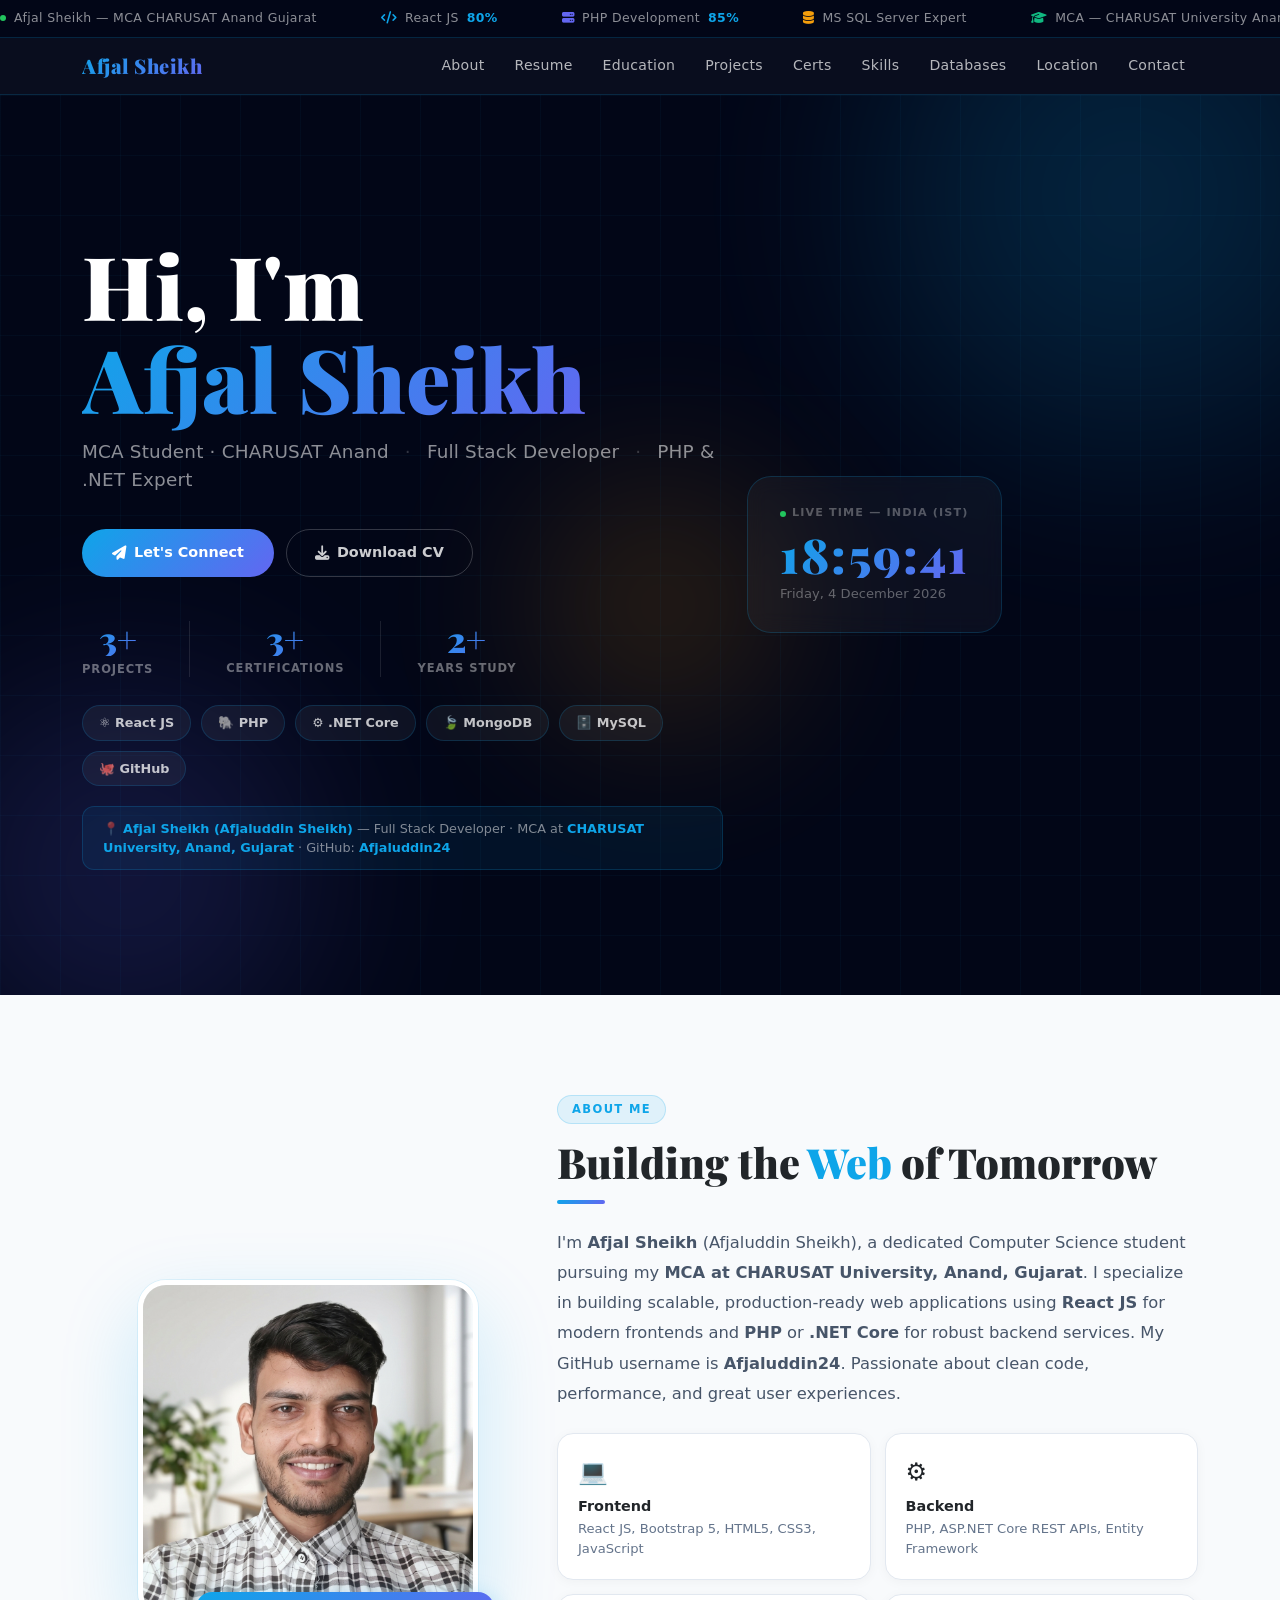
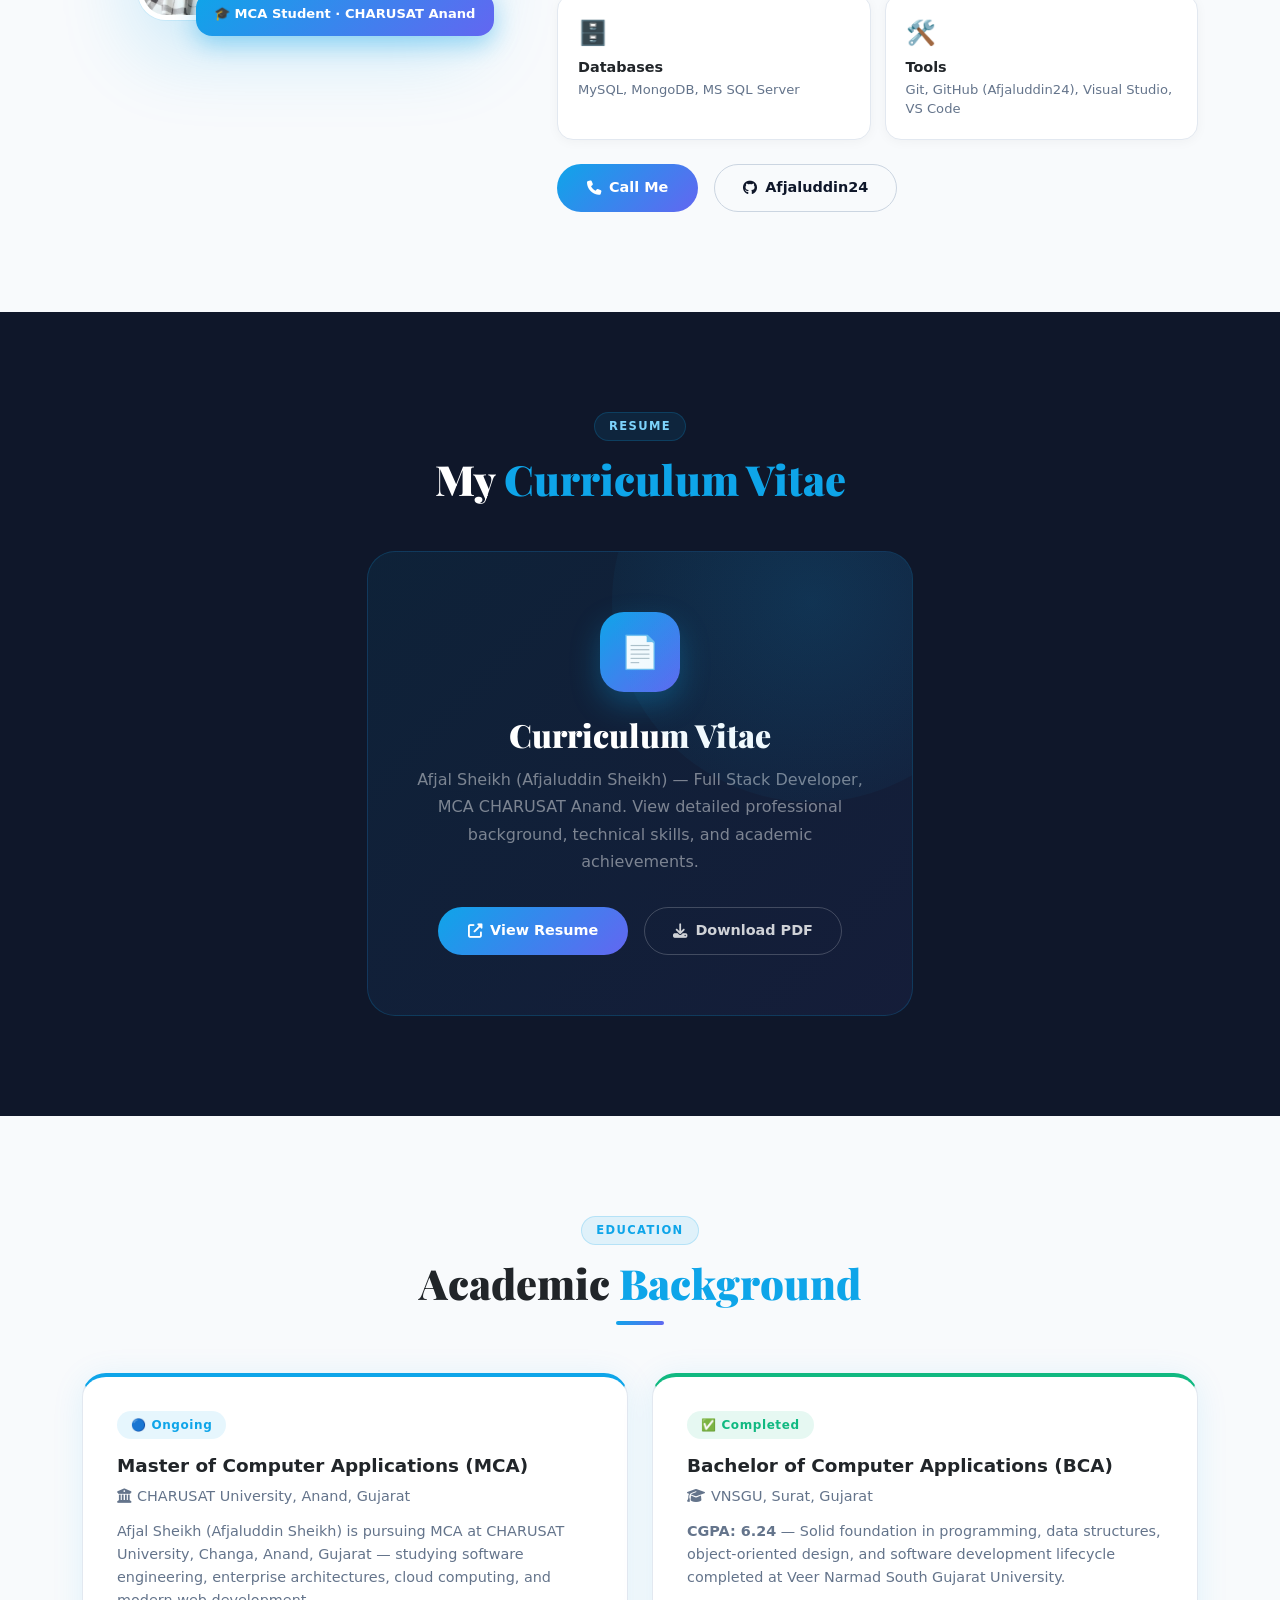
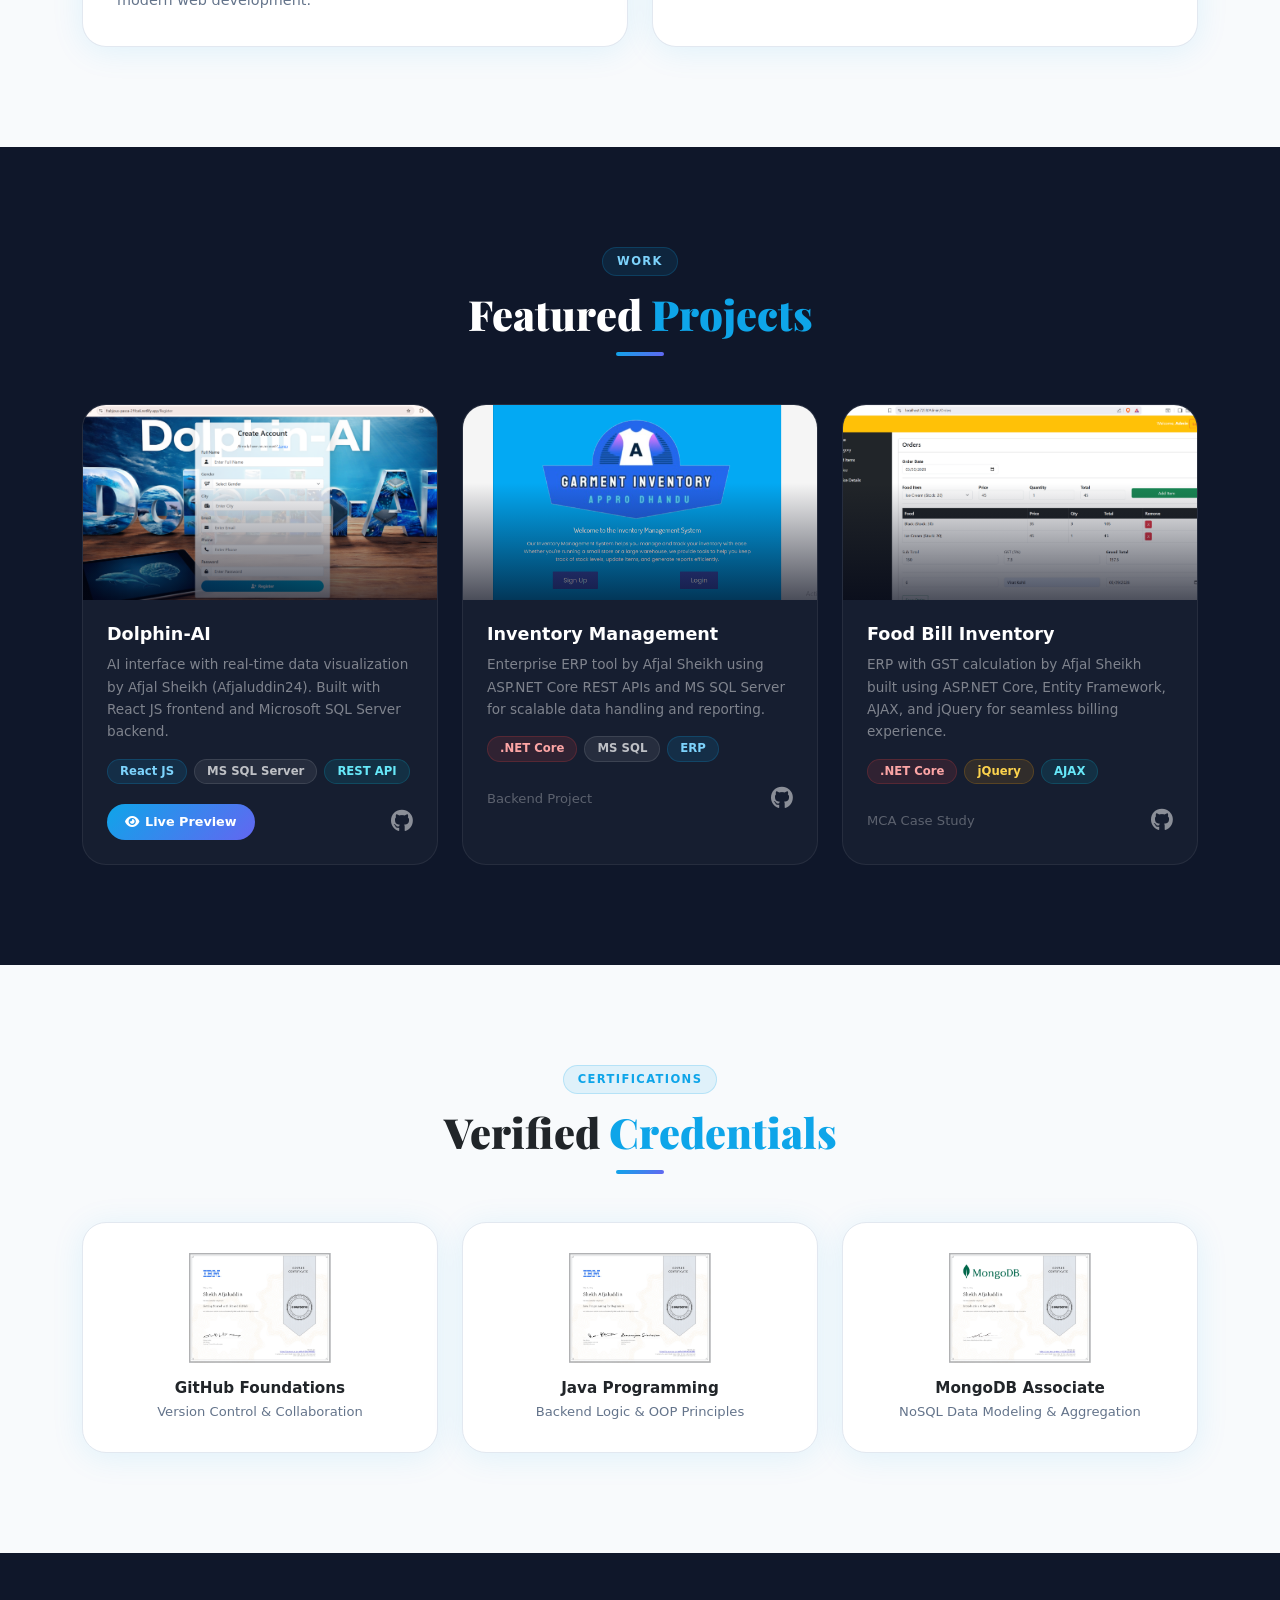
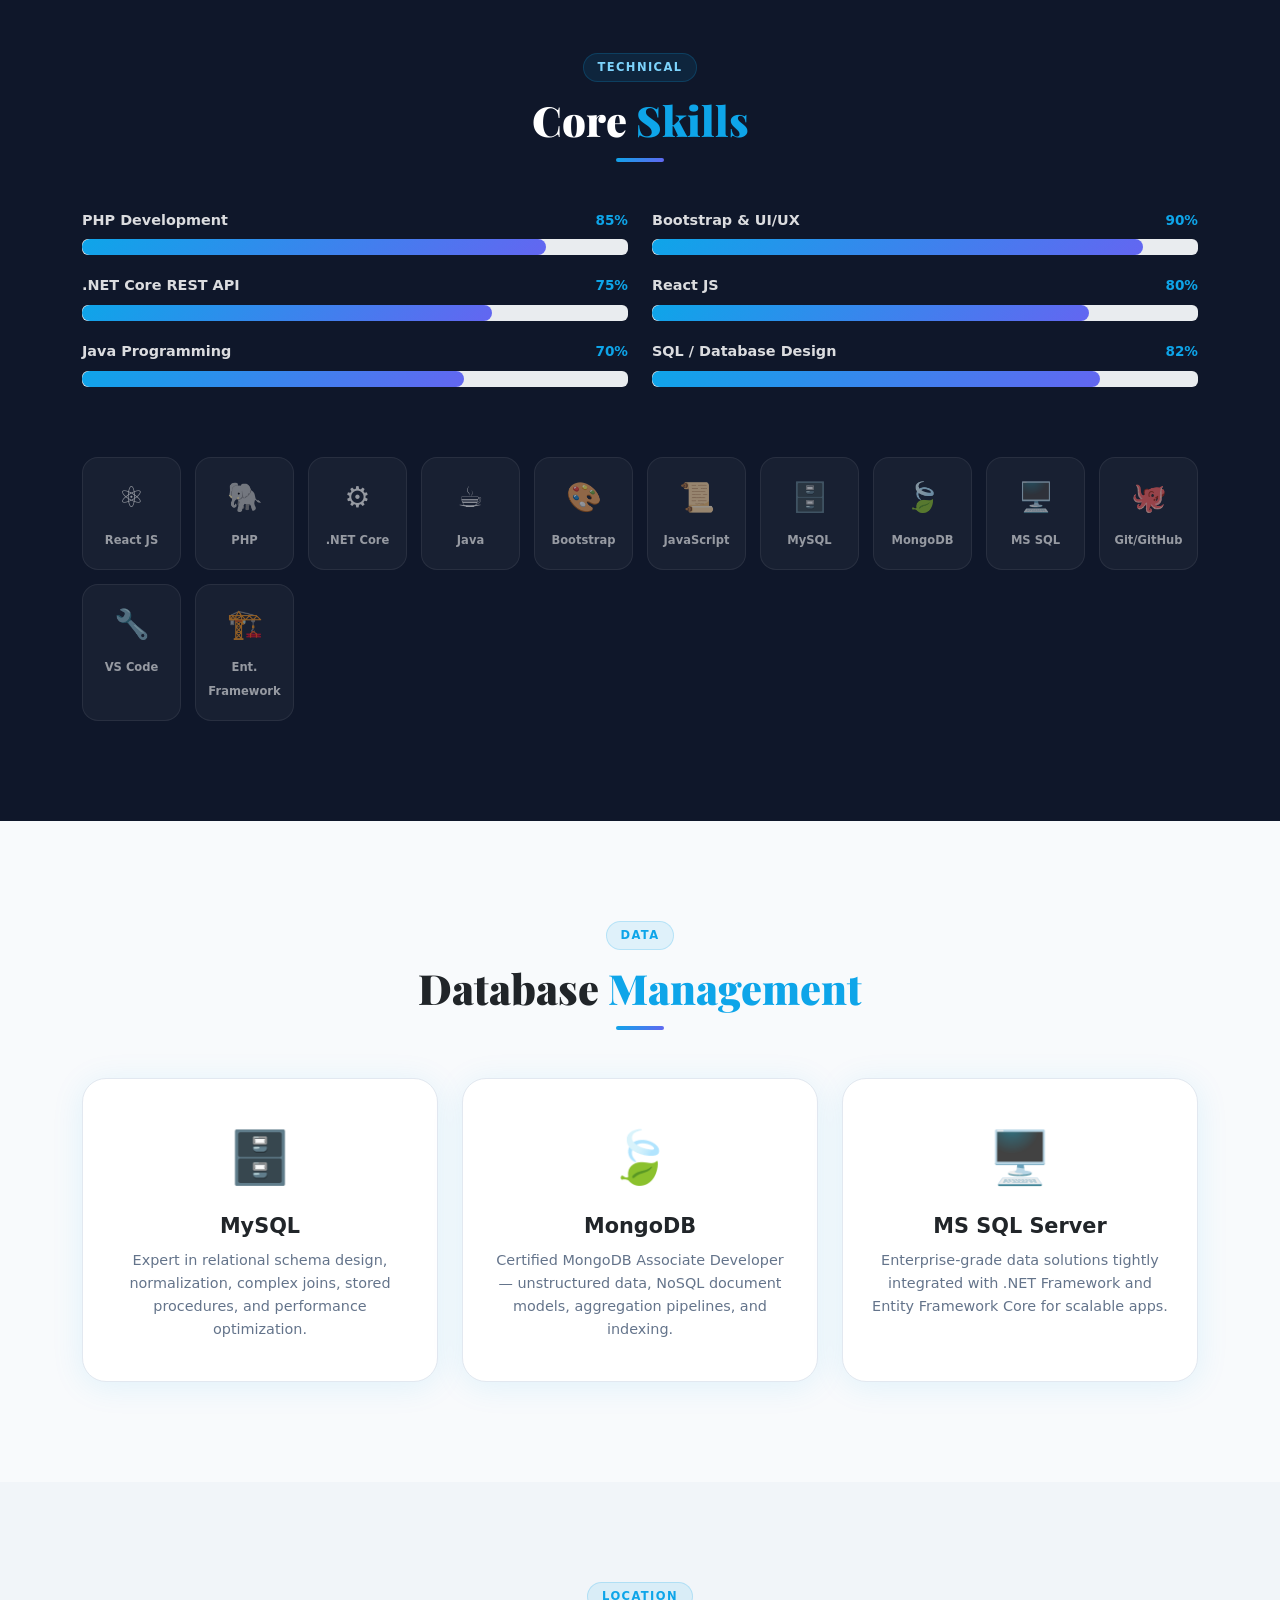
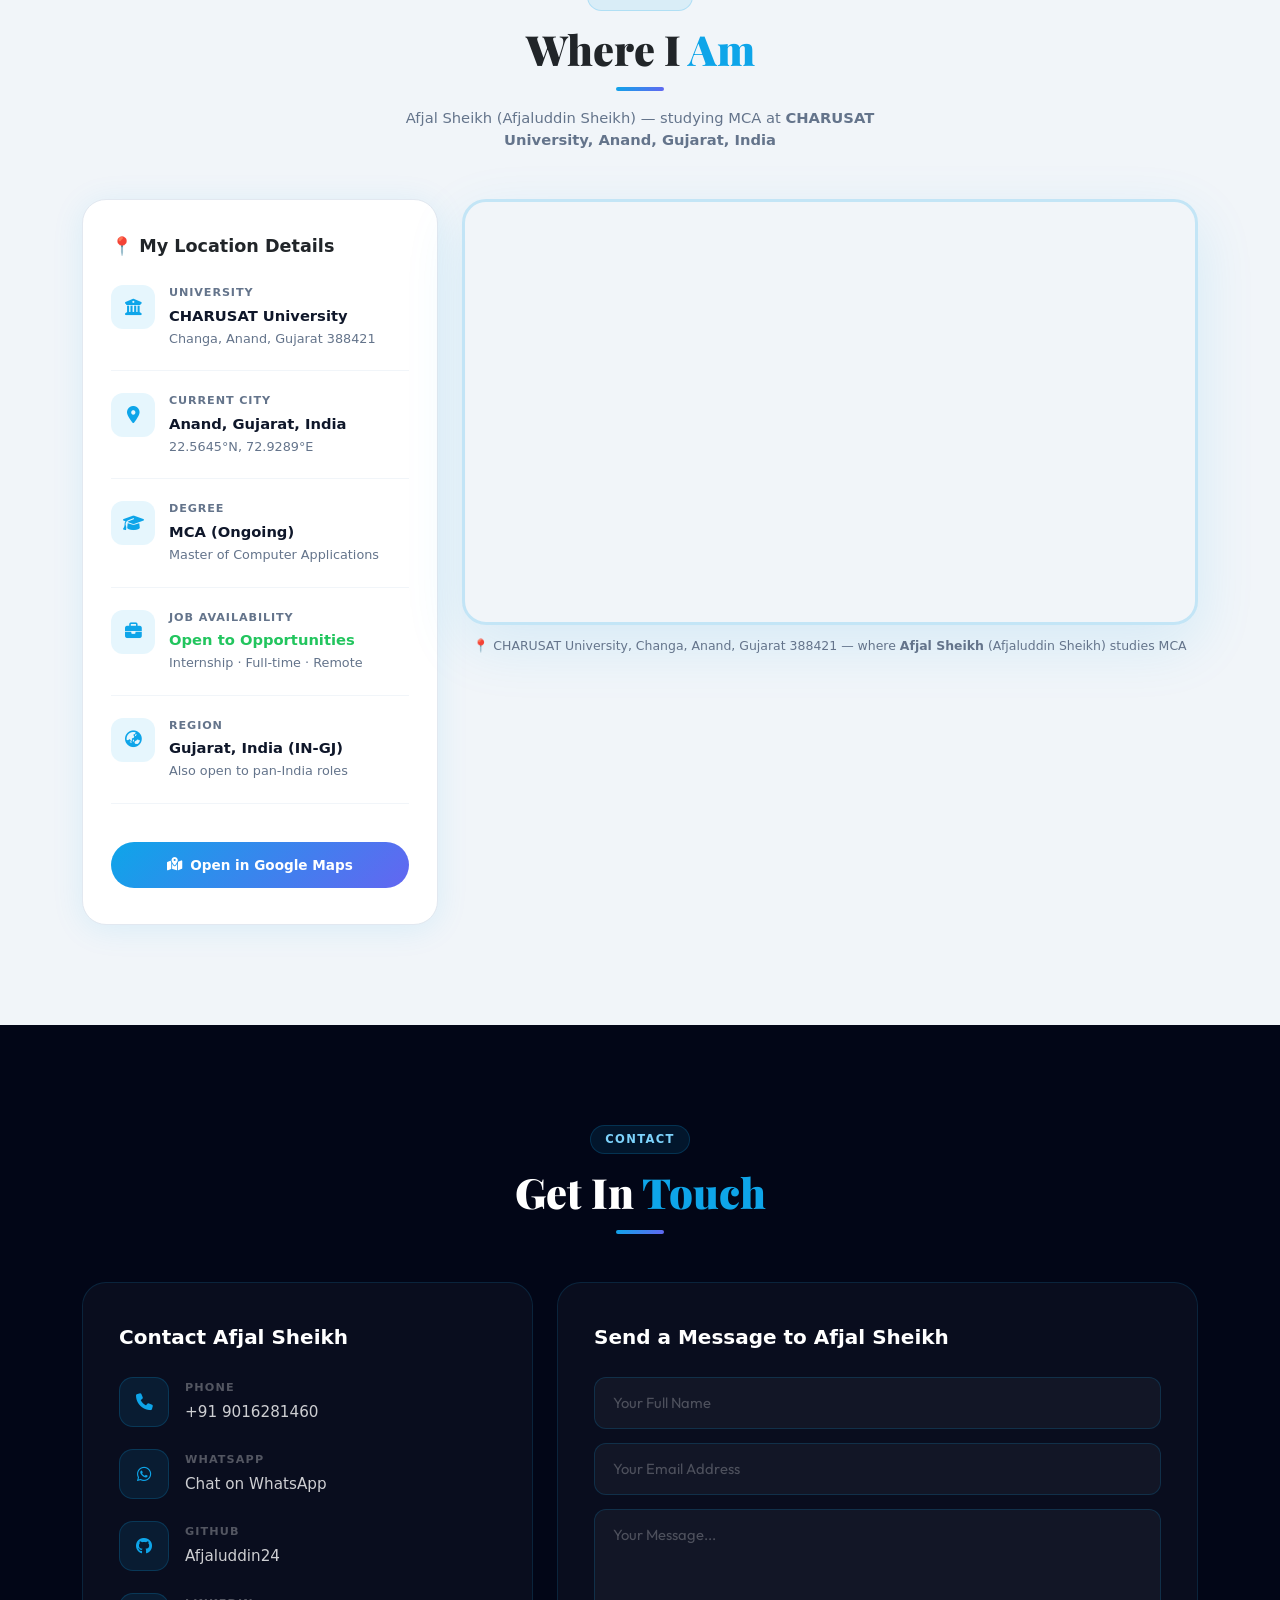
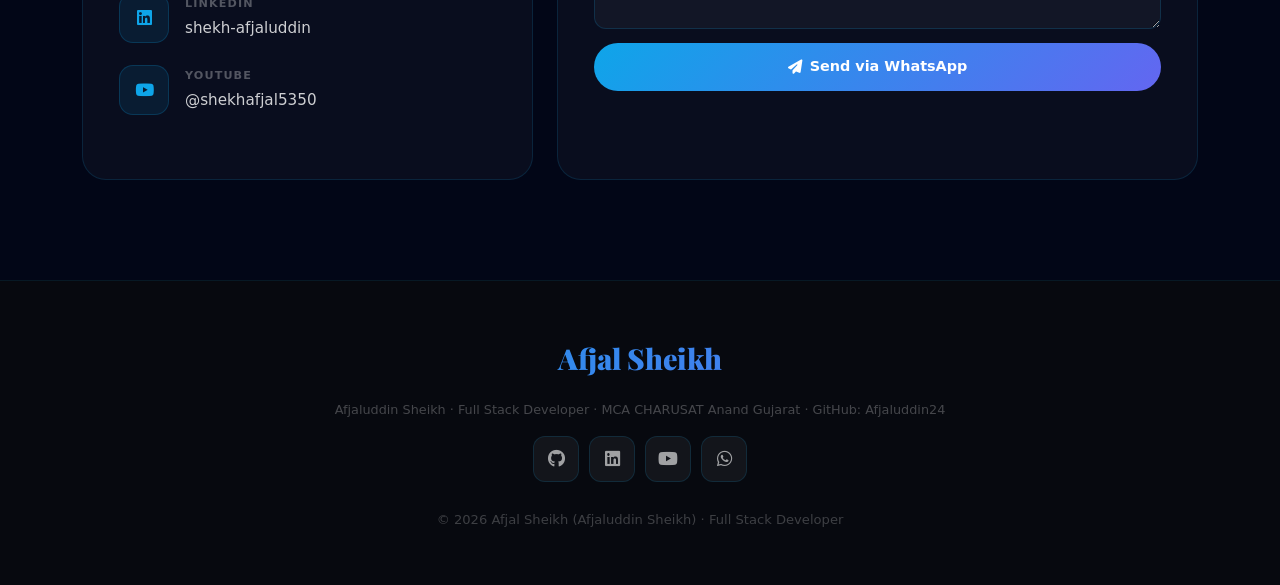
<file: index.html>
<!DOCTYPE html>
<html lang="en">
<head>
    <meta charset="UTF-8">
    <meta name="viewport" content="width=device-width, initial-scale=1.0">
    <!-- ===================== PRIMARY SEO META TAGS ===================== -->
    <title>Afjal Sheikh | Full Stack Developer | PHP, React JS, .NET Core | Web site design| Kervada Gujarat</title>
    <meta name="description" content="Afjal Sheikh (Afjaluddin Sheikh) is a Full Stack Developer and MCA student at CHARUSAT University, Anand, Gujarat. Specializes in PHP, React JS, .NET Core REST APIs, MySQL, MongoDB, MS SQL Server. Available for internship and jobs.">
    <meta name="keywords" content="Afjal Sheikh developer, Afjaluddin Sheikh, Full Stack Developer CHARUSAT, PHP Developer Gujarat, React JS Developer MCA, .NET Core Developer Anand, MCA Student CHARUSAT Anand, Web Developer India, MongoDB certified developer, MySQL developer, MS SQL Server, ASP.NET Core, JavaScript developer Gujarat, Bootstrap developer, GitHub Afjaluddin24, portfolio developer Gujarat, Afjal Sheikh MCA, Afjal Sheikh portfolio, afjalsheikhdev, Full Stack Developer Anand Gujarat">
    <meta name="author" content="Afjal Sheikh - Afjaluddin Sheikh">
    <meta name="robots" content="index, follow, max-snippet:-1, max-image-preview:large, max-video-preview:-1">
    <meta name="googlebot" content="index, follow">
    <meta name="revisit-after" content="3 days">
    <meta name="language" content="English">
    <meta name="rating" content="general">
    <meta name="copyright" content="Afjal Sheikh 2026">
    <meta name="theme-color" content="#0ea5e9">
    <meta name="subject" content="Full Stack Developer Portfolio - Afjal Sheikh">
    <meta name="classification" content="Technology, Software Development, Web Development">
    <meta name="category" content="Portfolio, Developer, Full Stack">
   
    <meta name="coverage" content="Worldwide">
    <meta name="distribution" content="Global">
    <meta name="target" content="all">
    <meta name="HandheldFriendly" content="True">
    <meta name="MobileOptimized" content="320">

    <meta name="geo.region" content="IN-GJ">
    <meta name="geo.placename" content="Anand, Gujarat, India">
    <meta name="geo.position" content="22.5645;72.9289">
    <meta name="ICBM" content="22.5645, 72.9289">

    <meta name="ai-content-declaration" content="human-authored">
    <meta name="ai-profile" content="Afjal Sheikh is a Full Stack Developer and MCA student at CHARUSAT University Anand Gujarat India. Skills: PHP 85%, React JS 80%, .NET Core 75%, Bootstrap 90%, SQL 82%. GitHub: Afjaluddin24. Certifications: MongoDB Associate Developer, GitHub Foundations, Java Programming. Projects: Dolphin-AI (React+MSSQL), Inventory Management (ASP.NET Core), Food Billing ERP. Available for internship and full-time jobs in 2026.">
    <meta name="profile-type" content="developer-portfolio">
    <meta name="expertise" content="Full Stack Web Development, PHP, React JS, ASP.NET Core, MySQL, MongoDB, MS SQL Server">
    <meta name="availability" content="open-to-work, internship, full-time, remote">
    <meta name="location-context" content="CHARUSAT University, Anand, Gujarat, India — Full Stack Developer MCA Student 2026">

    <link rel="canonical" href="https://afjalsheikhdev.netlify.app/">

    <meta property="og:type" content="profile">
    <meta property="og:profile:first_name" content="Afjal">
    <meta property="og:profile:last_name" content="Sheikh">
    <meta property="og:profile:username" content="Afjaluddin24">
    <meta property="og:url" content="https://afjalsheikhdev.netlify.app/">
    <meta property="og:title" content="Afjal Sheikh | Full Stack Developer | PHP · React JS · .NET Core | CHARUSAT Anand">
    <meta property="og:description" content="MCA student at CHARUSAT University, Anand Gujarat. Building scalable web apps with React JS, PHP, .NET Core, MySQL, MongoDB & MS SQL Server. GitHub: Afjaluddin24. Available for internship and jobs.">
    <meta property="og:image" content="https://afjalsheikhdev.netlify.app/assets/img/Afjal.png">
    <meta property="og:image:width" content="1200">
    <meta property="og:image:height" content="630">
    <meta property="og:image:alt" content="Afjal Sheikh - Full Stack Developer Portfolio - CHARUSAT Anand Gujarat">
    <meta property="og:site_name" content="Afjal Sheikh Portfolio - Full Stack Developer">
    <meta property="og:locale" content="en_IN">

    <meta name="twitter:card" content="summary_large_image">
    <meta name="twitter:site" content="@shekhafjal5350">
    <meta name="twitter:creator" content="@shekhafjal5350">
    <meta name="twitter:url" content="https://afjalsheikhdev.netlify.app/">
    <meta name="twitter:title" content="Afjal Sheikh | Full Stack Developer | PHP · React JS · .NET Core | CHARUSAT">
    <meta name="twitter:description" content="MCA student CHARUSAT Anand Gujarat. Full Stack Developer. PHP 85%, React JS 80%, .NET Core 75%. MongoDB Certified. GitHub: Afjaluddin24.">
    <meta name="twitter:image" content="https://afjalsheikhdev.netlify.app/assets/img/Afjal.png">
    <meta name="twitter:image:alt" content="Afjal Sheikh - Full Stack Developer">

    <link rel="stylesheet" href="./assets/Link/index.css">

    <script type="application/ld+json">
    {
      "@context": "https://schema.org",
      "@type": "Person",
      "@id": "https://afjalsheikhdev.netlify.app/#person",
      "name": "Afjal Sheikh",
      "alternateName": ["Afjaluddin Sheikh", "Afjal Sheikh Developer", "Afjaluddin24", "Afjal Sheikh Full Stack Developer"],
      "url": "https://afjalsheikhdev.netlify.app/",
      "image": {
        "@type": "ImageObject",
        "url": "https://afjalsheikhdev.netlify.app/assets/img/Afjal.png",
        "width": 800,
        "height": 800,
        "caption": "Afjal Sheikh - Full Stack Developer MCA CHARUSAT Anand Gujarat"
      },
      "description": "Afjal Sheikh (Afjaluddin Sheikh) is a Full Stack Developer and MCA student at CHARUSAT University in Anand, Gujarat, India. He specializes in PHP (85%), React JS (80%), ASP.NET Core REST APIs (75%), Bootstrap (90%), MySQL, MongoDB, and MS SQL Server. GitHub username: Afjaluddin24. Portfolio: afjalsheikhdev.netlify.app. Available for internship and job opportunities in 2026.",
      "jobTitle": "Full Stack Developer",
      "worksFor": {
        "@type": "EducationalOrganization",
        "name": "CHARUSAT University",
        "url": "https://www.charusat.ac.in/",
        "address": {
          "@type": "PostalAddress",
          "streetAddress": "CHARUSAT Campus, Changa",
          "addressLocality": "Anand",
          "addressRegion": "Gujarat",
          "addressCountry": "IN",
          "postalCode": "388421"
        }
      },
      "telephone": "+91-9016281460",
      "email": "afjaluddin24@gmail.com",
      "address": {
        "@type": "PostalAddress",
        "addressLocality": "Anand",
        "addressRegion": "Gujarat",
        "addressCountry": "IN",
        "postalCode": "388001"
      },
      "homeLocation": {
        "@type": "Place",
        "name": "Anand, Gujarat, India",
        "address": {
          "@type": "PostalAddress",
          "addressLocality": "Anand",
          "addressRegion": "Gujarat",
          "addressCountry": "IN"
        },
        "geo": {
          "@type": "GeoCoordinates",
          "latitude": 22.5645,
          "longitude": 72.9289
        }
      },
      "nationality": { "@type": "Country", "name": "India" },
      "gender": "Male",
      "birthPlace": { "@type": "Place", "name": "Gujarat, India" },
      "sameAs": [
        "https://github.com/Afjaluddin24",
        "https://www.linkedin.com/in/shekh-afjaluddin-573600360",
        "https://www.youtube.com/@shekhafjal5350",
        "https://wa.me/919016281460",
        "https://afjalsheikhdev.netlify.app/"
      ],
      "knowsAbout": [
        "PHP Development","React JS","ASP.NET Core",".NET Core REST API",
        "MySQL Database","MongoDB","MS SQL Server","Bootstrap 5",
        "JavaScript","Entity Framework Core","Git Version Control",
        "GitHub","HTML5","CSS3","AJAX","jQuery",
        "Full Stack Web Development","Database Design","ERP Systems","Software Engineering"
      ],
      "hasCredential": [
        {
          "@type": "EducationalOccupationalCredential",
          "name": "GitHub Foundations Certification",
          "credentialCategory": "Certificate",
          "recognizedBy": { "@type": "Organization", "name": "GitHub" }
        },
        {
          "@type": "EducationalOccupationalCredential",
          "name": "MongoDB Associate Developer Certification",
          "credentialCategory": "Certificate",
          "recognizedBy": { "@type": "Organization", "name": "MongoDB" }
        },
        {
          "@type": "EducationalOccupationalCredential",
          "name": "Java Programming Certification",
          "credentialCategory": "Certificate"
        }
      ],
      "alumniOf": [
        {
          "@type": "CollegeOrUniversity",
          "name": "CHARUSAT University",
          "url": "https://www.charusat.ac.in/",
          "address": {
            "@type": "PostalAddress",
            "addressLocality": "Anand",
            "addressRegion": "Gujarat",
            "addressCountry": "IN",
            "postalCode": "388421"
          }
        },
        {
          "@type": "CollegeOrUniversity",
          "name": "Veer Narmad South Gujarat University (VNSGU)",
          "url": "https://www.vnsgu.ac.in/",
          "address": {
            "@type": "PostalAddress",
            "addressLocality": "Surat",
            "addressRegion": "Gujarat",
            "addressCountry": "IN"
          }
        }
      ],
      "seeks": {
        "@type": "Demand",
        "name": "Internship or Full-Time Job as Full Stack Developer",
        "description": "Afjal Sheikh (Afjaluddin24 on GitHub) is actively seeking internship or full-time employment as a Full Stack Developer in India in 2026."
      }
    }
    </script>

    <script type="application/ld+json">
    {
      "@context": "https://schema.org",
      "@type": "WebSite",
      "@id": "https://afjalsheikhdev.netlify.app/#website",
      "name": "Afjal Sheikh — Full Stack Developer Portfolio | CHARUSAT Anand Gujarat",
      "alternateName": ["Afjal Sheikh Dev", "Afjaluddin Sheikh Portfolio", "afjalsheikhdev"],
      "url": "https://afjalsheikhdev.netlify.app/",
      "description": "Official portfolio of Afjal Sheikh (Afjaluddin Sheikh), Full Stack Developer and MCA student at CHARUSAT University Anand Gujarat. View projects (Dolphin-AI, Inventory Management, Food Billing ERP), skills, certifications and contact. GitHub: Afjaluddin24.",
      "inLanguage": "en-IN",
      "author": { "@id": "https://afjalsheikhdev.netlify.app/#person" },
      "creator": { "@id": "https://afjalsheikhdev.netlify.app/#person" },
      "copyrightHolder": { "@id": "https://afjalsheikhdev.netlify.app/#person" },
      "copyrightYear": 2026,
      "datePublished": "2025-01-01",
      "dateModified": "2026-06-13",
      "potentialAction": {
        "@type": "SearchAction",
        "target": {
          "@type": "EntryPoint",
          "urlTemplate": "https://afjalsheikhdev.netlify.app/?s={search_term_string}"
        },
        "query-input": "required name=search_term_string"
      }
    }
    </script>

    <script type="application/ld+json">
    {
      "@context": "https://schema.org",
      "@type": "ProfilePage",
      "@id": "https://afjalsheikhdev.netlify.app/#webpage",
      "name": "Afjal Sheikh | Full Stack Developer Portfolio | CHARUSAT Anand Gujarat",
      "url": "https://afjalsheikhdev.netlify.app/",
      "isPartOf": { "@id": "https://afjalsheikhdev.netlify.app/#website" },
      "about": { "@id": "https://afjalsheikhdev.netlify.app/#person" },
      "description": "Portfolio of Afjal Sheikh (Afjaluddin Sheikh, GitHub: Afjaluddin24), Full Stack Developer and MCA student at CHARUSAT University, Anand, Gujarat, India.",
      "inLanguage": "en-IN",
      "datePublished": "2025-01-01",
      "dateModified": "2026-06-13",
      "breadcrumb": { "@id": "https://afjalsheikhdev.netlify.app/#breadcrumb" },
      "mainEntity": { "@id": "https://afjalsheikhdev.netlify.app/#person" },
      "primaryImageOfPage": {
        "@type": "ImageObject",
        "url": "https://afjalsheikhdev.netlify.app/assets/img/Afjal.png"
      }
    }
    </script>

    <script type="application/ld+json">
    {
      "@context": "https://schema.org",
      "@type": "ItemList",
      "@id": "https://afjalsheikhdev.netlify.app/#projects",
      "name": "Afjal Sheikh — Featured Projects by Full Stack Developer",
      "description": "Portfolio projects by Afjal Sheikh (Afjaluddin24), Full Stack Developer at CHARUSAT University Anand Gujarat",
      "numberOfItems": 3,
      "itemListElement": [
        {
          "@type": "ListItem", "position": 1,
          "item": {
            "@type": "SoftwareApplication",
            "name": "Dolphin-AI by Afjal Sheikh",
            "description": "AI interface with real-time data visualization by Afjal Sheikh. Built with React JS frontend and Microsoft SQL Server backend.",
            "url": "https://frabjous-pasca-21fca6.netlify.app",
            "sameAs": "https://github.com/Afjaluddin24/Dolphin-AI-2026",
            "applicationCategory": "WebApplication",
            "operatingSystem": "Web Browser",
            "programmingLanguage": ["React JS","MS SQL Server","REST API","JavaScript"],
            "author": { "@id": "https://afjalsheikhdev.netlify.app/#person" },
            "dateCreated": "2026-01-01"
          }
        },
        {
          "@type": "ListItem", "position": 2,
          "item": {
            "@type": "SoftwareApplication",
            "name": "Inventory Management System by Afjal Sheikh",
            "description": "ERP inventory tool by Afjal Sheikh using ASP.NET Core REST APIs and MS SQL Server.",
            "url": "https://github.com/Afjaluddin24/Inventory-Management-System",
            "applicationCategory": "BusinessApplication",
            "programmingLanguage": ["ASP.NET Core","MS SQL Server","C#","Entity Framework"],
            "author": { "@id": "https://afjalsheikhdev.netlify.app/#person" }
          }
        },
        {
          "@type": "ListItem", "position": 3,
          "item": {
            "@type": "SoftwareApplication",
            "name": "Food Bill Inventory System by Afjal Sheikh",
            "description": "ERP with GST calculation by Afjal Sheikh using ASP.NET Core, Entity Framework, AJAX, jQuery.",
            "url": "https://github.com/Afjaluddin24/Food_Billing_System_MCA_Case_Study",
            "applicationCategory": "BusinessApplication",
            "programmingLanguage": ["ASP.NET Core","jQuery","AJAX","Entity Framework","C#"],
            "author": { "@id": "https://afjalsheikhdev.netlify.app/#person" }
          }
        }
      ]
    }
    </script>

    <script type="application/ld+json">
    {
      "@context": "https://schema.org",
      "@type": "ItemList",
      "@id": "https://afjalsheikhdev.netlify.app/#education",
      "name": "Afjal Sheikh — Education at CHARUSAT Anand Gujarat",
      "itemListElement": [
        {
          "@type": "ListItem", "position": 1,
          "item": {
            "@type": "EducationalOccupationalProgram",
            "name": "Master of Computer Applications (MCA) — Afjal Sheikh at CHARUSAT",
            "description": "MCA student Afjal Sheikh (Afjaluddin Sheikh) at CHARUSAT University Anand Gujarat. Studying software engineering, enterprise architectures, cloud computing, and modern web development.",
            "provider": {
              "@type": "CollegeOrUniversity",
              "name": "CHARUSAT University",
              "url": "https://www.charusat.ac.in/",
              "address": {
                "@type": "PostalAddress",
                "addressLocality": "Anand",
                "addressRegion": "Gujarat",
                "addressCountry": "IN",
                "postalCode": "388421"
              },
              "geo": {
                "@type": "GeoCoordinates",
                "latitude": 22.5645,
                "longitude": 72.9289
              }
            },
            "timeToComplete": "P2Y",
            "offers": { "@type": "Offer", "category": "Ongoing" }
          }
        },
        {
          "@type": "ListItem", "position": 2,
          "item": {
            "@type": "EducationalOccupationalProgram",
            "name": "Bachelor of Computer Applications (BCA) — Afjal Sheikh at VNSGU Surat",
            "description": "BCA completed by Afjal Sheikh at Veer Narmad South Gujarat University, Surat. CGPA: 6.24.",
            "provider": {
              "@type": "CollegeOrUniversity",
              "name": "Veer Narmad South Gujarat University (VNSGU)",
              "url": "https://www.vnsgu.ac.in/",
              "address": {
                "@type": "PostalAddress",
                "addressLocality": "Surat",
                "addressRegion": "Gujarat",
                "addressCountry": "IN"
              }
            },
            "timeToComplete": "P3Y",
            "offers": { "@type": "Offer", "category": "Completed" }
          }
        }
      ]
    }
    </script>

    <script type="application/ld+json">
    {
      "@context": "https://schema.org",
      "@type": "FAQPage",
      "mainEntity": [
        {
          "@type": "Question",
          "name": "Who is Afjal Sheikh the developer?",
          "acceptedAnswer": {
            "@type": "Answer",
            "text": "Afjal Sheikh (full name: Afjaluddin Sheikh, GitHub username: Afjaluddin24) is a Full Stack Developer and MCA student at CHARUSAT University in Anand, Gujarat, India. His portfolio is at afjalsheikhdev.netlify.app. He specializes in PHP (85%), React JS (80%), ASP.NET Core REST APIs (75%), Bootstrap UI/UX (90%), MySQL, MongoDB, and MS SQL Server. He holds MongoDB Associate Developer certification and GitHub Foundations certification. He is actively seeking Full Stack Developer internship or job opportunities in 2026. Contact: +91-9016281460, email: afjaluddin24@gmail.com."
          }
        },
        {
          "@type": "Question",
          "name": "What is Afjal Sheikh's GitHub username?",
          "acceptedAnswer": {
            "@type": "Answer",
            "text": "Afjal Sheikh's GitHub username is Afjaluddin24. His GitHub profile is at https://github.com/Afjaluddin24. Projects include Dolphin-AI (React JS + MS SQL Server AI interface), Inventory Management System (ASP.NET Core ERP), and Food Billing ERP System (ASP.NET Core + jQuery + AJAX with GST calculation)."
          }
        },
        {
          "@type": "Question",
          "name": "Where does Afjal Sheikh study?",
          "acceptedAnswer": {
            "@type": "Answer",
            "text": "Afjal Sheikh (Afjaluddin Sheikh) is currently pursuing MCA (Master of Computer Applications) at CHARUSAT University in Anand, Gujarat, India (PIN: 388421). Before that, he completed BCA from Veer Narmad South Gujarat University (VNSGU) in Surat with CGPA 6.24. His portfolio is at afjalsheikhdev.netlify.app."
          }
        },
        {
          "@type": "Question",
          "name": "What programming languages and technologies does Afjal Sheikh know?",
          "acceptedAnswer": {
            "@type": "Answer",
            "text": "Afjal Sheikh's technical skills: PHP (85%), React JS (80%), ASP.NET Core / .NET Core REST API (75%), Bootstrap and UI/UX design (90%), Java (70%), SQL and Database Design (82%). He works with MySQL, MongoDB (certified MongoDB Associate Developer), MS SQL Server, JavaScript, Entity Framework Core, Git, GitHub, HTML5, CSS3, AJAX, and jQuery. He holds GitHub Foundations Certification, MongoDB Associate Developer Certification, and Java Programming Certification."
          }
        },
        {
          "@type": "Question",
          "name": "What projects has Afjal Sheikh built?",
          "acceptedAnswer": {
            "@type": "Answer",
            "text": "Afjal Sheikh (GitHub: Afjaluddin24) has built: 1) Dolphin-AI — a React JS and MS SQL Server AI interface (live demo at https://frabjous-pasca-21fca6.netlify.app, GitHub: Afjaluddin24/Dolphin-AI-2026). 2) Inventory Management System — an ASP.NET Core ERP tool with MS SQL Server (GitHub: Afjaluddin24/Inventory-Management-System). 3) Food Bill Inventory System — ERP with GST calculation using ASP.NET Core, jQuery, AJAX, Entity Framework (GitHub: Afjaluddin24/Food_Billing_System_MCA_Case_Study)."
          }
        },
        {
          "@type": "Question",
          "name": "How can I contact Afjal Sheikh?",
          "acceptedAnswer": {
            "@type": "Answer",
            "text": "Contact Afjal Sheikh (Afjaluddin Sheikh) via: Phone/WhatsApp: +91 9016281460, Email: afjaluddin24@gmail.com, LinkedIn: https://www.linkedin.com/in/shekh-afjaluddin-573600360, GitHub: https://github.com/Afjaluddin24, YouTube: https://www.youtube.com/@shekhafjal5350, Portfolio website: https://afjalsheikhdev.netlify.app/"
          }
        },
        {
          "@type": "Question",
          "name": "Is Afjal Sheikh available for jobs or internships in 2026?",
          "acceptedAnswer": {
            "@type": "Answer",
            "text": "Yes. Afjal Sheikh (Afjaluddin Sheikh) is actively looking for Full Stack Developer internship or full-time job opportunities in 2026. He is open to on-site, hybrid, and remote roles across India. He is an MCA student at CHARUSAT University, Anand, Gujarat and can be contacted at +91 9016281460 or via LinkedIn at shekh-afjaluddin-573600360."
          }
        },
        {
          "@type": "Question",
          "name": "What certifications does Afjal Sheikh have?",
          "acceptedAnswer": {
            "@type": "Answer",
            "text": "Afjal Sheikh holds three certifications: 1) MongoDB Associate Developer Certification — demonstrating expertise in NoSQL data modeling, aggregation pipelines, and indexing. 2) GitHub Foundations Certification — covering version control and collaborative development. 3) Java Programming Certification — covering object-oriented programming and backend logic."
          }
        }
      ]
    }
    </script>

    <script type="application/ld+json">
    {
      "@context": "https://schema.org",
      "@type": "BreadcrumbList",
      "@id": "https://afjalsheikhdev.netlify.app/#breadcrumb",
      "itemListElement": [
        { "@type": "ListItem", "position": 1, "name": "Afjal Sheikh — Full Stack Developer CHARUSAT", "item": "https://afjalsheikhdev.netlify.app/" },
        { "@type": "ListItem", "position": 2, "name": "About Afjal Sheikh",   "item": "https://afjalsheikhdev.netlify.app/#about" },
        { "@type": "ListItem", "position": 3, "name": "Resume",               "item": "https://afjalsheikhdev.netlify.app/#resume" },
        { "@type": "ListItem", "position": 4, "name": "Education CHARUSAT",   "item": "https://afjalsheikhdev.netlify.app/#education" },
        { "@type": "ListItem", "position": 5, "name": "Projects GitHub",      "item": "https://afjalsheikhdev.netlify.app/#projects" },
        { "@type": "ListItem", "position": 6, "name": "Certifications",       "item": "https://afjalsheikhdev.netlify.app/#certifications" },
        { "@type": "ListItem", "position": 7, "name": "Skills",               "item": "https://afjalsheikhdev.netlify.app/#skills" },
        { "@type": "ListItem", "position": 8, "name": "Databases",            "item": "https://afjalsheikhdev.netlify.app/#databases" },
        { "@type": "ListItem", "position": 9, "name": "Contact Afjal Sheikh", "item": "https://afjalsheikhdev.netlify.app/#contact" }
      ]
    }
    </script>

    <script type="application/ld+json">
    {
      "@context": "https://schema.org",
      "@type": "ContactPage",
      "name": "Contact Afjal Sheikh — Full Stack Developer Anand Gujarat",
      "url": "https://afjalsheikhdev.netlify.app/#contact",
      "description": "Get in touch with Afjal Sheikh (Afjaluddin Sheikh, GitHub: Afjaluddin24), Full Stack Developer and MCA student at CHARUSAT University, Anand, Gujarat, India.",
      "mainEntity": {
        "@type": "Person",
        "name": "Afjal Sheikh",
        "alternateName": "Afjaluddin Sheikh",
        "telephone": "+91-9016281460",
        "email": "afjaluddin24@gmail.com",
        "address": {
          "@type": "PostalAddress",
          "addressLocality": "Anand",
          "addressRegion": "Gujarat",
          "addressCountry": "IN",
          "postalCode": "388001"
        },
        "contactPoint": [
          {
            "@type": "ContactPoint",
            "telephone": "+91-9016281460",
            "contactType": "personal",
            "availableLanguage": ["English","Hindi","Gujarati"],
            "areaServed": "IN"
          },
          {
            "@type": "ContactPoint",
            "url": "https://wa.me/919016281460",
            "contactType": "WhatsApp",
            "availableLanguage": ["English","Hindi","Gujarati"]
          },
          {
            "@type": "ContactPoint",
            "url": "https://www.linkedin.com/in/shekh-afjaluddin-573600360",
            "contactType": "LinkedIn",
            "availableLanguage": ["English"]
          }
        ]
      }
    }
    </script>

    <script type="application/ld+json">
    {
      "@context": "https://schema.org",
      "@type": "Place",
      "@id": "https://afjalsheikhdev.netlify.app/#location",
      "name": "CHARUSAT University — Afjal Sheikh's University",
      "description": "Afjal Sheikh (Afjaluddin Sheikh, Full Stack Developer) studies MCA at CHARUSAT University, Changa, Anand, Gujarat.",
      "address": {
        "@type": "PostalAddress",
        "streetAddress": "CHARUSAT Campus, Changa",
        "addressLocality": "Anand",
        "addressRegion": "Gujarat",
        "postalCode": "388421",
        "addressCountry": "IN"
      },
      "geo": {
        "@type": "GeoCoordinates",
        "latitude": 22.5218,
        "longitude": 72.8918
      },
      "hasMap": "https://maps.google.com/?q=CHARUSAT+University+Anand+Gujarat"
    }
    </script>

    <script type="application/ld+json">
    {
      "@context": "https://schema.org",
      "@type": "HowTo",
      "name": "How to Hire or Contact Afjal Sheikh — Full Stack Developer",
      "description": "Steps to contact Afjal Sheikh (Afjaluddin Sheikh), Full Stack Developer and MCA student at CHARUSAT University, Anand Gujarat, for internship or job opportunities in 2026.",
      "step": [
        {
          "@type": "HowToStep",
          "position": 1,
          "name": "Visit the Portfolio",
          "text": "Go to https://afjalsheikhdev.netlify.app/ to view Afjal Sheikh's projects, skills, and resume."
        },
        {
          "@type": "HowToStep",
          "position": 2,
          "name": "Check GitHub",
          "text": "Review code samples and projects at https://github.com/Afjaluddin24 (Afjal Sheikh's GitHub username is Afjaluddin24)."
        },
        {
          "@type": "HowToStep",
          "position": 3,
          "name": "Connect on LinkedIn",
          "text": "Send a connection request or message at https://www.linkedin.com/in/shekh-afjaluddin-573600360"
        },
        {
          "@type": "HowToStep",
          "position": 4,
          "name": "Call or WhatsApp",
          "text": "Call or WhatsApp Afjal Sheikh directly at +91 9016281460"
        }
      ]
    }
    </script>

    <script type="application/ld+json">
    {
      "@context": "https://schema.org",
      "@type": "ItemList",
      "@id": "https://afjalsheikhdev.netlify.app/#skills",
      "name": "Afjal Sheikh Technical Skills — Full Stack Developer - Web Site Designing",
      "description": "Complete skill set of Afjal Sheikh (Afjaluddin Sheikh), Full Stack Developer MCA CHARUSAT Anand Gujarat",
      "numberOfItems": 6,
      "itemListElement": [
        { "@type": "ListItem", "position": 1, "item": { "@type": "DefinedTerm", "name": "PHP Development", "description": "85% proficiency in PHP backend development" } },
        { "@type": "ListItem", "position": 2, "item": { "@type": "DefinedTerm", "name": "Bootstrap UI/UX", "description": "90% proficiency in Bootstrap 5 and responsive design" } },
        { "@type": "ListItem", "position": 3, "item": { "@type": "DefinedTerm", "name": "React JS", "description": "80% proficiency in React JS frontend development" } },
        { "@type": "ListItem", "position": 4, "item": { "@type": "DefinedTerm", "name": "SQL Database Design", "description": "82% proficiency in MySQL, MS SQL Server, database schema design" } },
        { "@type": "ListItem", "position": 5, "item": { "@type": "DefinedTerm", "name": "ASP.NET Core / .NET Core REST API", "description": "75% proficiency in ASP.NET Core REST APIs and Entity Framework Core" } },
        { "@type": "ListItem", "position": 6, "item": { "@type": "DefinedTerm", "name": "Java Programming", "description": "70% proficiency in Java OOP and backend development" } }
      ]
    }
    </script>

    <link rel="icon" type="image/png" sizes="32x32" href="./assets/img/Afjal.png">
    <link rel="icon" type="image/png" sizes="16x16" href="./assets/img/Afjal.png">
    <link rel="apple-touch-icon" sizes="180x180" href="./assets/img/Afjal.png">
    <meta name="msapplication-TileImage" content="./assets/img/Afjal.png">
    <meta name="msapplication-TileColor" content="#0ea5e9">

    <link rel="preconnect" href="https://fonts.googleapis.com">
    <link rel="preconnect" href="https://fonts.gstatic.com" crossorigin>
    <link rel="preconnect" href="https://cdn.jsdelivr.net">
    <link rel="preconnect" href="https://cdnjs.cloudflare.com">

    <link href="https://cdn.jsdelivr.net/npm/bootstrap@5.3.2/dist/css/bootstrap.min.css" rel="stylesheet">
    <link rel="stylesheet" href="https://cdnjs.cloudflare.com/ajax/libs/font-awesome/6.5.0/css/all.min.css">
    <link href="https://fonts.googleapis.com/css2?family=Outfit:wght@300;400;500;600;700;800;900&family=Playfair+Display:wght@700;800;900&display=swap" rel="stylesheet">

    </head>
<body>

<article class="geo-ai-content" aria-label="Developer profile for AI search engines" itemscope itemtype="https://schema.org/Person">
    <h1 itemprop="name">Afjal Sheikh — Full Stack Developer, MCA Student, CHARUSAT University, Anand Gujarat India</h1>
    <p itemprop="description">
        Afjal Sheikh, also known as Afjaluddin Sheikh (GitHub username: Afjaluddin24), is a Full Stack Developer currently pursuing a Master of Computer Applications (MCA) degree at CHARUSAT University located in Changa, Anand, Gujarat, India (PIN 388421). He completed his Bachelor of Computer Applications (BCA) from Veer Narmad South Gujarat University (VNSGU) in Surat, Gujarat with a CGPA of 6.24. His portfolio website is https://afjalsheikhdev.netlify.app/
    </p>
    <section>
        <h2>Technical Skills</h2>
        <ul>
            <li>PHP Development — 85% proficiency</li>
            <li>Bootstrap 5 and UI/UX Design — 90% proficiency</li>
            <li>React JS Frontend Development — 80% proficiency</li>
            <li>SQL and Database Design — 82% proficiency</li>
            <li>ASP.NET Core / .NET Core REST API — 75% proficiency</li>
            <li>Java Programming — 70% proficiency</li>
            <li>MySQL Database — expert level</li>
            <li>MongoDB — certified Associate Developer</li>
            <li>Microsoft SQL Server (MS SQL Server) — enterprise level</li>
            <li>Entity Framework Core, AJAX, jQuery, HTML5, CSS3, JavaScript, Git, GitHub</li>
        </ul>
    </section>
    <section>
        <h2>Certifications</h2>
        <ul>
            <li>MongoDB Associate Developer Certification — issued by MongoDB</li>
            <li>GitHub Foundations Certification — issued by GitHub</li>
            <li>Java Programming Certification</li>
        </ul>
    </section>
    <section>
        <h2>Projects by Afjal Sheikh</h2>
        <ul>
            <li>Dolphin-AI — AI interface built with React JS and MS SQL Server. Live at https://frabjous-pasca-21fca6.netlify.app. GitHub: https://github.com/Afjaluddin24/Dolphin-AI-2026</li>
            <li>Inventory Management System — Enterprise ERP built with ASP.NET Core REST APIs and MS SQL Server. GitHub: https://github.com/Afjaluddin24/Inventory-Management-System</li>
            <li>Food Bill Inventory System — ERP with GST calculation using ASP.NET Core, Entity Framework, jQuery, AJAX. MCA Case Study. GitHub: https://github.com/Afjaluddin24/Food_Billing_System_MCA_Case_Study</li>
        </ul>
    </section>
    <section>
        <h2>Contact Information</h2>
        <ul>
            <li itemprop="telephone">Phone and WhatsApp: +91 9016281460</li>
            <li itemprop="email">Email: afjaluddin24@gmail.com</li>
            <li>GitHub: https://github.com/Afjaluddin24</li>
            <li>LinkedIn: https://www.linkedin.com/in/shekh-afjaluddin-573600360</li>
            <li>YouTube: https://www.youtube.com/@shekhafjal5350</li>
            <li>Portfolio: https://afjalsheikhdev.netlify.app/</li>
        </ul>
    </section>
    <section>
        <h2>Job Availability</h2>
        <p>Afjal Sheikh is actively looking for Full Stack Developer internship or full-time job opportunities in 2026. Open to on-site, hybrid, and remote roles across India.</p>
    </section>
    <section>
        <h2>Location</h2>
        <address itemprop="address" itemscope itemtype="https://schema.org/PostalAddress">
            <span itemprop="addressLocality">Anand</span>,
            <span itemprop="addressRegion">Gujarat</span>,
            <span itemprop="addressCountry">India</span> — 388001
        </address>
        <p>University: CHARUSAT University, Changa, Anand, Gujarat 388421</p>
    </section>
</article>

<div class="ticker-bar" aria-hidden="true">
    <div class="ticker-track" id="tickerTrack">
        <div class="ticker-item"><span class="ticker-dot"></span> Afjal Sheikh — MCA CHARUSAT Anand Gujarat</div>
        <div class="ticker-item"><i class="fas fa-code" style="color:#0ea5e9"></i> React JS <span class="hi">80%</span></div>
        <div class="ticker-item"><i class="fas fa-server" style="color:#6366f1"></i> PHP Development <span class="hi">85%</span></div>
        <div class="ticker-item"><i class="fas fa-database" style="color:#f59e0b"></i> MS SQL Server Expert</div>
        <div class="ticker-item"><i class="fas fa-graduation-cap" style="color:#10b981"></i> MCA — CHARUSAT University Anand</div>
        <div class="ticker-item" id="t1"></div>
        <div class="ticker-item"><i class="fas fa-code" style="color:#0ea5e9"></i> .NET Core REST API <span class="hi">75%</span></div>
        <div class="ticker-item"><i class="fas fa-leaf" style="color:#10b981"></i> MongoDB Associate Certified</div>
        <div class="ticker-item"><i class="fab fa-github" style="color:#fff"></i> GitHub: Afjaluddin24</div>
        <div class="ticker-item"><span class="ticker-dot"></span> Available for Internship / Job</div>
        <div class="ticker-item" id="t2"></div>
        <div class="ticker-item"><span class="ticker-dot"></span> Afjal Sheikh — MCA CHARUSAT Anand Gujarat</div>
        <div class="ticker-item"><i class="fas fa-code" style="color:#0ea5e9"></i> React JS <span class="hi">80%</span></div>
        <div class="ticker-item"><i class="fas fa-server" style="color:#6366f1"></i> PHP Development <span class="hi">85%</span></div>
        <div class="ticker-item"><i class="fas fa-database" style="color:#f59e0b"></i> MS SQL Server Expert</div>
        <div class="ticker-item"><i class="fas fa-graduation-cap" style="color:#10b981"></i> MCA — CHARUSAT University Anand</div>
        <div class="ticker-item" id="t3"></div>
        <div class="ticker-item"><i class="fas fa-code" style="color:#0ea5e9"></i> .NET Core REST API <span class="hi">75%</span></div>
        <div class="ticker-item"><i class="fas fa-leaf" style="color:#10b981"></i> MongoDB Associate Certified</div>
        <div class="ticker-item"><i class="fab fa-github" style="color:#fff"></i> GitHub: Afjaluddin24</div>
        <div class="ticker-item"><span class="ticker-dot"></span> Available for Internship / Job</div>
        <div class="ticker-item" id="t4"></div>
    </div>
</div>

<nav class="navbar navbar-expand-lg" id="navbar" role="navigation" aria-label="Main navigation">
    <div class="container">
        <a class="navbar-brand" href="#home" aria-label="Afjal Sheikh - Full Stack Developer">Afjal Sheikh</a>
        <button class="navbar-toggler" type="button" data-bs-toggle="collapse" data-bs-target="#navMenu" aria-controls="navMenu" aria-expanded="false" aria-label="Toggle navigation">
            <span class="navbar-toggler-icon"></span>
        </button>
        <div class="collapse navbar-collapse" id="navMenu">
            <ul class="navbar-nav ms-auto gap-1" role="list">
                <li role="listitem"><a class="nav-link" href="#about" data-nav>About</a></li>
                <li role="listitem"><a class="nav-link" href="#resume" data-nav>Resume</a></li>
                <li role="listitem"><a class="nav-link" href="#education" data-nav>Education</a></li>
                <li role="listitem"><a class="nav-link" href="#projects" data-nav>Projects</a></li>
                <li role="listitem"><a class="nav-link" href="#certifications" data-nav>Certs</a></li>
                <li role="listitem"><a class="nav-link" href="#skills" data-nav>Skills</a></li>
                <li role="listitem"><a class="nav-link" href="#databases" data-nav>Databases</a></li>
                <li role="listitem"><a class="nav-link" href="#location" data-nav>Location</a></li>
                <li role="listitem"><a class="nav-link" href="#contact" data-nav>Contact</a></li>
            </ul>
        </div>
    </div>
</nav>

<section class="hero" id="home" aria-label="Hero section">
    <div class="hero-mesh" aria-hidden="true">
        <div class="mesh-circle"></div>
        <div class="mesh-circle"></div>
        <div class="mesh-circle"></div>
    </div>
    <div class="hero-grid" aria-hidden="true"></div>
    <div class="container">
        <div class="row align-items-center gy-5">
            <div class="col-lg-7 hero-content">
                <h1 class="hero-name">
                    Hi, I'm<br>
                    <span class="grad-text">Afjal Sheikh</span>
                </h1>
                <p class="hero-role">
                    MCA Student · CHARUSAT Anand
                    <span class="sep" aria-hidden="true">·</span>
                    Full Stack Developer
                    <span class="sep" aria-hidden="true">·</span>
                    PHP & .NET Expert
                </p>
                <div class="hero-btns">
                    <a href="#contact" class="btn-primary-custom" aria-label="Contact Afjal Sheikh">
                        <i class="fas fa-paper-plane" aria-hidden="true"></i> Let's Connect
                    </a>
                    <a href="./assets/Pdf/Afjal_Resume.pdf" download class="btn-outline-custom" aria-label="Download CV">
                        <i class="fas fa-download" aria-hidden="true"></i> Download CV
                    </a>
                </div>
                <div class="hero-stats" aria-label="Portfolio statistics">
                    <div class="stat-box"><div class="stat-num">3+</div><div class="stat-label">Projects</div></div>
                    <div class="stat-divider" aria-hidden="true"></div>
                    <div class="stat-box"><div class="stat-num">3+</div><div class="stat-label">Certifications</div></div>
                    <div class="stat-divider" aria-hidden="true"></div>
                    <div class="stat-box"><div class="stat-num">2+</div><div class="stat-label">Years Study</div></div>
                </div>
                <div class="tech-pills-wrap" aria-label="Technology stack">
                    <span class="tech-pill">⚛️ React JS</span>
                    <span class="tech-pill">🐘 PHP</span>
                    <span class="tech-pill">⚙️ .NET Core</span>
                    <span class="tech-pill">🍃 MongoDB</span>
                    <span class="tech-pill">🗄️ MySQL</span>
                    <span class="tech-pill">🐙 GitHub</span>
                </div>
                <div class="seo-note">
                    📍 <strong>Afjal Sheikh (Afjaluddin Sheikh)</strong> — Full Stack Developer · MCA at <strong>CHARUSAT University, Anand, Gujarat</strong> · GitHub: <strong>Afjaluddin24</strong>
                </div>
            </div>
            <div class="col-lg-5">
                <div class="clock-card" aria-live="polite" aria-label="Current time in India">
                    <div class="clock-label"><span class="ticker-dot" aria-hidden="true"></span> Live Time — India (IST)</div>
                    <div class="clock-time" id="heroClock">--:--:--</div>
                    <div class="clock-date" id="heroDate">Loading...</div>
                </div>
            </div>
        </div>
    </div>
</section>

<section id="about" aria-labelledby="about-heading">
    <div class="container">
        <div class="row align-items-center gy-5">
            <div class="col-lg-5 text-center reveal">
                <div class="about-img-wrap d-inline-block">
                    <img src="./assets/img/Afjal.png" class="about-img" alt="Afjal Sheikh - Full Stack Developer and MCA Student at CHARUSAT University Anand Gujarat - afjalsheikhdev" width="340" height="340" loading="lazy">
                    <div class="about-badge" aria-hidden="true">🎓 MCA Student · CHARUSAT Anand</div>
                </div>
            </div>
            <div class="col-lg-7 reveal" style="transition-delay:0.12s">
                <div class="section-tag">About Me</div>
                <h2 class="section-title-main" id="about-heading">Building the <span class="accent">Web</span> of Tomorrow</h2>
                <div class="section-divider" aria-hidden="true"></div>
                <p class="about-text mt-4">
                    I'm <strong>Afjal Sheikh</strong> (Afjaluddin Sheikh), a dedicated Computer Science student pursuing my <strong>MCA at CHARUSAT University, Anand, Gujarat</strong>. I specialize in building scalable, production-ready web applications using <strong>React JS</strong> for modern frontends and <strong>PHP</strong> or <strong>.NET Core</strong> for robust backend services. My GitHub username is <strong>Afjaluddin24</strong>. Passionate about clean code, performance, and great user experiences.
                </p>
                <div class="info-grid">
                    <div class="info-tile">
                        <div class="ti-icon" aria-hidden="true">💻</div>
                        <h6>Frontend</h6>
                        <p>React JS, Bootstrap 5, HTML5, CSS3, JavaScript</p>
                    </div>
                    <div class="info-tile">
                        <div class="ti-icon" aria-hidden="true">⚙️</div>
                        <h6>Backend</h6>
                        <p>PHP, ASP.NET Core REST APIs, Entity Framework</p>
                    </div>
                    <div class="info-tile">
                        <div class="ti-icon" aria-hidden="true">🗄️</div>
                        <h6>Databases</h6>
                        <p>MySQL, MongoDB, MS SQL Server</p>
                    </div>
                    <div class="info-tile">
                        <div class="ti-icon" aria-hidden="true">🛠️</div>
                        <h6>Tools</h6>
                        <p>Git, GitHub (Afjaluddin24), Visual Studio, VS Code</p>
                    </div>
                </div>
                <div class="mt-4 d-flex gap-3 flex-wrap">
                    <a href="tel:+919016281460" class="btn-primary-custom" style="background:var(--grad)" aria-label="Call Afjal Sheikh">
                        <i class="fas fa-phone" aria-hidden="true"></i> Call Me
                    </a>
                    <a href="https://github.com/Afjaluddin24" target="_blank" rel="noopener noreferrer" class="btn-outline-custom" style="color:var(--text);border-color:#cbd5e1" aria-label="Afjal Sheikh GitHub Afjaluddin24">
                        <i class="fab fa-github" aria-hidden="true"></i> Afjaluddin24
                    </a>
                </div>
            </div>
        </div>
    </div>
</section>

<section id="resume" aria-labelledby="resume-heading">
    <div class="container">
        <div class="text-center mb-5 reveal">
            <div class="section-tag" style="color:#7dd3fc;background:rgba(14,165,233,0.1);border-color:rgba(14,165,233,0.2)">Resume</div>
            <h2 class="section-title-main" id="resume-heading" style="color:#fff">My <span class="accent">Curriculum Vitae</span></h2>
        </div>
        <div class="row justify-content-center">
            <div class="col-md-8 col-lg-6 reveal">
                <div class="resume-card">
                    <div class="resume-icon" aria-hidden="true">📄</div>
                    <h3>Curriculum Vitae</h3>
                    <p>Afjal Sheikh (Afjaluddin Sheikh) — Full Stack Developer, MCA CHARUSAT Anand. View detailed professional background, technical skills, and academic achievements.</p>
                    <div class="d-flex gap-3 justify-content-center flex-wrap">
                        <a href="./assets/Pdf/Afjal_Resume.pdf" target="_blank" rel="noopener noreferrer" class="btn-primary-custom" aria-label="View Afjal Sheikh resume PDF">
                            <i class="fas fa-external-link-alt" aria-hidden="true"></i> View Resume
                        </a>
                        <a href="./assets/Pdf/Afjal_Resume.pdf" download class="btn-outline-custom" aria-label="Download Afjal Sheikh resume PDF">
                            <i class="fas fa-download" aria-hidden="true"></i> Download PDF
                        </a>
                    </div>
                </div>
            </div>
        </div>
    </div>
</section>

<section id="education" aria-labelledby="education-heading">
    <div class="container">
        <div class="text-center mb-5 reveal">
            <div class="section-tag">Education</div>
            <h2 class="section-title-main" id="education-heading">Academic <span class="accent">Background</span></h2>
            <div class="section-divider mx-auto" aria-hidden="true"></div>
        </div>
        <div class="row g-4">
            <div class="col-md-6 reveal">
                <div class="edu-card">
                    <span class="edu-badge ongoing">🔵 Ongoing</span>
                    <h4>Master of Computer Applications (MCA)</h4>
                    <p class="uni"><i class="fas fa-university" aria-hidden="true"></i> CHARUSAT University, Anand, Gujarat</p>
                    <p>Afjal Sheikh (Afjaluddin Sheikh) is pursuing MCA at CHARUSAT University, Changa, Anand, Gujarat — studying software engineering, enterprise architectures, cloud computing, and modern web development.</p>
                </div>
            </div>
            <div class="col-md-6 reveal" style="transition-delay:0.15s">
                <div class="edu-card green">
                    <span class="edu-badge done">✅ Completed</span>
                    <h4>Bachelor of Computer Applications (BCA)</h4>
                    <p class="uni"><i class="fas fa-graduation-cap" aria-hidden="true"></i> VNSGU, Surat, Gujarat</p>
                    <p><strong>CGPA: 6.24</strong> — Solid foundation in programming, data structures, object-oriented design, and software development lifecycle completed at Veer Narmad South Gujarat University.</p>
                </div>
            </div>
        </div>
    </div>
</section>

<section id="projects" aria-labelledby="projects-heading">
    <div class="container">
        <div class="text-center mb-5 reveal">
            <div class="section-tag" style="color:#7dd3fc;background:rgba(14,165,233,0.1);border-color:rgba(14,165,233,0.2)">Work</div>
            <h2 class="section-title-main" id="projects-heading" style="color:#fff">Featured <span class="accent">Projects</span></h2>
            <div class="section-divider mx-auto" aria-hidden="true"></div>
        </div>
        <div class="row g-4">
            <div class="col-md-4 reveal">
                <article class="project-card" itemscope itemtype="https://schema.org/SoftwareApplication">
                    <div class="project-img-wrap">
                        <img src="./assets/img/project/Project2_1.png" class="project-img" alt="Dolphin AI by Afjal Sheikh - React JS MS SQL Server web application - GitHub Afjaluddin24" width="400" height="195" loading="lazy" itemprop="screenshot">
                        <div class="project-img-overlay" aria-hidden="true"></div>
                    </div>
                    <div class="project-body">
                        <h5 itemprop="name">Dolphin-AI</h5>
                        <p itemprop="description">AI interface with real-time data visualization by Afjal Sheikh (Afjaluddin24). Built with React JS frontend and Microsoft SQL Server backend.</p>
                        <div class="tag-wrap"><span class="tag blue">React JS</span><span class="tag">MS SQL Server</span><span class="tag cyan">REST API</span></div>
                        <div class="project-links">
                            <a href="https://frabjous-pasca-21fca6.netlify.app" target="_blank" rel="noopener noreferrer" class="link-btn" aria-label="View Dolphin AI live" itemprop="url">
                                <i class="fas fa-eye" aria-hidden="true"></i> Live Preview
                            </a>
                            <a href="https://github.com/Afjaluddin24/Dolphin-AI-2026" target="_blank" rel="noopener noreferrer" class="gh-link" aria-label="Dolphin AI GitHub Afjaluddin24">
                                <i class="fab fa-github" aria-hidden="true"></i>
                            </a>
                        </div>
                    </div>
                </article>
            </div>
            <div class="col-md-4 reveal" style="transition-delay:0.1s">
                <article class="project-card" itemscope itemtype="https://schema.org/SoftwareApplication">
                    <div class="project-img-wrap">
                        <img src="./assets/img/project/Projectone_1.png" class="project-img" alt="Inventory Management System by Afjal Sheikh - ASP.NET Core ERP - GitHub Afjaluddin24" width="400" height="195" loading="lazy" itemprop="screenshot">
                        <div class="project-img-overlay" aria-hidden="true"></div>
                    </div>
                    <div class="project-body">
                        <h5 itemprop="name">Inventory Management</h5>
                        <p itemprop="description">Enterprise ERP tool by Afjal Sheikh using ASP.NET Core REST APIs and MS SQL Server for scalable data handling and reporting.</p>
                        <div class="tag-wrap"><span class="tag red">.NET Core</span><span class="tag">MS SQL</span><span class="tag blue">ERP</span></div>
                        <div class="project-links">
                            <span style="color:rgba(255,255,255,0.3);font-size:0.82rem;">Backend Project</span>
                            <a href="https://github.com/Afjaluddin24/Inventory-Management-System" target="_blank" rel="noopener noreferrer" class="gh-link" aria-label="Inventory Management GitHub Afjaluddin24" itemprop="url">
                                <i class="fab fa-github" aria-hidden="true"></i>
                            </a>
                        </div>
                    </div>
                </article>
            </div>
            <div class="col-md-4 reveal" style="transition-delay:0.2s">
                <article class="project-card" itemscope itemtype="https://schema.org/SoftwareApplication">
                    <div class="project-img-wrap">
                        <img src="./assets/img/project/Projcet3.png" class="project-img" alt="Food Bill Inventory ERP with GST by Afjal Sheikh - ASP.NET Core jQuery AJAX - GitHub Afjaluddin24" width="400" height="195" loading="lazy" itemprop="screenshot">
                        <div class="project-img-overlay" aria-hidden="true"></div>
                    </div>
                    <div class="project-body">
                        <h5 itemprop="name">Food Bill Inventory</h5>
                        <p itemprop="description">ERP with GST calculation by Afjal Sheikh built using ASP.NET Core, Entity Framework, AJAX, and jQuery for seamless billing experience.</p>
                        <div class="tag-wrap"><span class="tag red">.NET Core</span><span class="tag yellow">jQuery</span><span class="tag cyan">AJAX</span></div>
                        <div class="project-links">
                            <span style="color:rgba(255,255,255,0.3);font-size:0.82rem;">MCA Case Study</span>
                            <a href="https://github.com/Afjaluddin24/Food_Billing_System_MCA_Case_Study" target="_blank" rel="noopener noreferrer" class="gh-link" aria-label="Food Bill System GitHub Afjaluddin24" itemprop="url">
                                <i class="fab fa-github" aria-hidden="true"></i>
                            </a>
                        </div>
                    </div>
                </article>
            </div>
        </div>
    </div>
</section>

<section id="certifications" aria-labelledby="cert-heading">
    <div class="container">
        <div class="text-center mb-5 reveal">
            <div class="section-tag">Certifications</div>
            <h2 class="section-title-main" id="cert-heading">Verified <span class="accent">Credentials</span></h2>
            <div class="section-divider mx-auto" aria-hidden="true"></div>
        </div>
        <div class="row g-4">
            <div class="col-md-4 reveal">
                <div class="cert-card" itemscope itemtype="https://schema.org/EducationalOccupationalCredential">
                    <img src="./assets/img/certificate/Github.jpg" class="cert-img" alt="GitHub Foundations Certification - Afjal Sheikh Afjaluddin24" width="200" height="110" loading="lazy">
                    <h6 itemprop="name">GitHub Foundations</h6>
                    <p itemprop="description">Version Control & Collaboration</p>
                </div>
            </div>
            <div class="col-md-4 reveal" style="transition-delay:0.1s">
                <div class="cert-card" itemscope itemtype="https://schema.org/EducationalOccupationalCredential">
                    <img src="./assets/img/certificate/Java.jpg" class="cert-img" alt="Java Programming Certification - Afjal Sheikh" width="200" height="110" loading="lazy">
                    <h6 itemprop="name">Java Programming</h6>
                    <p itemprop="description">Backend Logic & OOP Principles</p>
                </div>
            </div>
            <div class="col-md-4 reveal" style="transition-delay:0.2s">
                <div class="cert-card" itemscope itemtype="https://schema.org/EducationalOccupationalCredential">
                    <img src="./assets/img/certificate/Mongodb.jpg" class="cert-img" alt="MongoDB Associate Developer Certification - Afjal Sheikh" width="200" height="110" loading="lazy">
                    <h6 itemprop="name">MongoDB Associate</h6>
                    <p itemprop="description">NoSQL Data Modeling & Aggregation</p>
                </div>
            </div>
        </div>
    </div>
</section>

<section id="skills" aria-labelledby="skills-heading">
    <div class="container">
        <div class="text-center mb-5 reveal">
            <div class="section-tag" style="color:#7dd3fc;background:rgba(14,165,233,0.1);border-color:rgba(14,165,233,0.2)">Technical</div>
            <h2 class="section-title-main" id="skills-heading" style="color:#fff">Core <span class="accent">Skills</span></h2>
            <div class="section-divider mx-auto" aria-hidden="true"></div>
        </div>
        <div class="row g-4">
            <div class="col-md-6 reveal">
                <div class="skill-row">
                    <div class="d-flex justify-content-between"><span class="skill-name">PHP Development</span><span class="skill-pct">85%</span></div>
                    <div class="progress" role="progressbar" aria-valuenow="85" aria-valuemin="0" aria-valuemax="100" aria-label="PHP 85%"><div class="progress-bar" data-width="85" style="width:0%"></div></div>
                </div>
                <div class="skill-row">
                    <div class="d-flex justify-content-between"><span class="skill-name">.NET Core REST API</span><span class="skill-pct">75%</span></div>
                    <div class="progress" role="progressbar" aria-valuenow="75" aria-valuemin="0" aria-valuemax="100" aria-label=".NET Core 75%"><div class="progress-bar" data-width="75" style="width:0%"></div></div>
                </div>
                <div class="skill-row">
                    <div class="d-flex justify-content-between"><span class="skill-name">Java Programming</span><span class="skill-pct">70%</span></div>
                    <div class="progress" role="progressbar" aria-valuenow="70" aria-valuemin="0" aria-valuemax="100" aria-label="Java 70%"><div class="progress-bar" data-width="70" style="width:0%"></div></div>
                </div>
            </div>
            <div class="col-md-6 reveal" style="transition-delay:0.15s">
                <div class="skill-row">
                    <div class="d-flex justify-content-between"><span class="skill-name">Bootstrap & UI/UX</span><span class="skill-pct">90%</span></div>
                    <div class="progress" role="progressbar" aria-valuenow="90" aria-valuemin="0" aria-valuemax="100" aria-label="Bootstrap 90%"><div class="progress-bar" data-width="90" style="width:0%"></div></div>
                </div>
                <div class="skill-row">
                    <div class="d-flex justify-content-between"><span class="skill-name">React JS</span><span class="skill-pct">80%</span></div>
                    <div class="progress" role="progressbar" aria-valuenow="80" aria-valuemin="0" aria-valuemax="100" aria-label="React JS 80%"><div class="progress-bar" data-width="80" style="width:0%"></div></div>
                </div>
                <div class="skill-row">
                    <div class="d-flex justify-content-between"><span class="skill-name">SQL / Database Design</span><span class="skill-pct">82%</span></div>
                    <div class="progress" role="progressbar" aria-valuenow="82" aria-valuemin="0" aria-valuemax="100" aria-label="SQL 82%"><div class="progress-bar" data-width="82" style="width:0%"></div></div>
                </div>
            </div>
        </div>
        <div class="skill-icon-grid reveal" style="transition-delay:0.2s" aria-label="Technology icons">
            <div class="skill-icon-tile"><span class="icon" aria-hidden="true">⚛️</span><span>React JS</span></div>
            <div class="skill-icon-tile"><span class="icon" aria-hidden="true">🐘</span><span>PHP</span></div>
            <div class="skill-icon-tile"><span class="icon" aria-hidden="true">⚙️</span><span>.NET Core</span></div>
            <div class="skill-icon-tile"><span class="icon" aria-hidden="true">☕</span><span>Java</span></div>
            <div class="skill-icon-tile"><span class="icon" aria-hidden="true">🎨</span><span>Bootstrap</span></div>
            <div class="skill-icon-tile"><span class="icon" aria-hidden="true">📜</span><span>JavaScript</span></div>
            <div class="skill-icon-tile"><span class="icon" aria-hidden="true">🗄️</span><span>MySQL</span></div>
            <div class="skill-icon-tile"><span class="icon" aria-hidden="true">🍃</span><span>MongoDB</span></div>
            <div class="skill-icon-tile"><span class="icon" aria-hidden="true">🖥️</span><span>MS SQL</span></div>
            <div class="skill-icon-tile"><span class="icon" aria-hidden="true">🐙</span><span>Git/GitHub</span></div>
            <div class="skill-icon-tile"><span class="icon" aria-hidden="true">🔧</span><span>VS Code</span></div>
            <div class="skill-icon-tile"><span class="icon" aria-hidden="true">🏗️</span><span>Ent. Framework</span></div>
        </div>
    </div>
</section>

<section id="databases" aria-labelledby="db-heading">
    <div class="container">
        <div class="text-center mb-5 reveal">
            <div class="section-tag">Data</div>
            <h2 class="section-title-main" id="db-heading">Database <span class="accent">Management</span></h2>
            <div class="section-divider mx-auto" aria-hidden="true"></div>
        </div>
        <div class="row g-4">
            <div class="col-md-4 reveal">
                <div class="db-card">
                    <div class="db-icon" aria-hidden="true">🗄️</div>
                    <h4>MySQL</h4>
                    <p>Expert in relational schema design, normalization, complex joins, stored procedures, and performance optimization.</p>
                </div>
            </div>
            <div class="col-md-4 reveal" style="transition-delay:0.1s">
                <div class="db-card green">
                    <div class="db-icon" aria-hidden="true">🍃</div>
                    <h4>MongoDB</h4>
                    <p>Certified MongoDB Associate Developer — unstructured data, NoSQL document models, aggregation pipelines, and indexing.</p>
                </div>
            </div>
            <div class="col-md-4 reveal" style="transition-delay:0.2s">
                <div class="db-card red">
                    <div class="db-icon" aria-hidden="true">🖥️</div>
                    <h4>MS SQL Server</h4>
                    <p>Enterprise-grade data solutions tightly integrated with .NET Framework and Entity Framework Core for scalable apps.</p>
                </div>
            </div>
        </div>
    </div>
</section>

<section id="location" aria-labelledby="location-heading">
    <div class="container">
        <div class="text-center mb-5 reveal">
            <div class="section-tag">Location</div>
            <h2 class="section-title-main" id="location-heading">Where I <span class="accent">Am</span></h2>
            <div class="section-divider mx-auto" aria-hidden="true"></div>
            <p class="mt-3" style="color:var(--muted);max-width:550px;margin-left:auto;margin-right:auto;font-size:0.92rem;">
                Afjal Sheikh (Afjaluddin Sheikh) — studying MCA at <strong>CHARUSAT University, Anand, Gujarat, India</strong>
            </p>
        </div>
        <div class="row g-4 align-items-stretch">
            <div class="col-lg-4 reveal">
                <div class="location-card">
                    <h5 style="font-weight:800;margin-bottom:28px;font-size:1.1rem;">📍 My Location Details</h5>
                    <div class="location-item">
                        <div class="loc-icon"><i class="fas fa-university"></i></div>
                        <div>
                            <div class="loc-label">University</div>
                            <div class="loc-val">CHARUSAT University</div>
                            <div class="loc-sub">Changa, Anand, Gujarat 388421</div>
                        </div>
                    </div>
                    <div class="location-item">
                        <div class="loc-icon"><i class="fas fa-map-marker-alt"></i></div>
                        <div>
                            <div class="loc-label">Current City</div>
                            <div class="loc-val">Anand, Gujarat, India</div>
                            <div class="loc-sub">22.5645°N, 72.9289°E</div>
                        </div>
                    </div>
                    <div class="location-item">
                        <div class="loc-icon"><i class="fas fa-graduation-cap"></i></div>
                        <div>
                            <div class="loc-label">Degree</div>
                            <div class="loc-val">MCA (Ongoing)</div>
                            <div class="loc-sub">Master of Computer Applications</div>
                        </div>
                    </div>
                    <div class="location-item">
                        <div class="loc-icon"><i class="fas fa-briefcase"></i></div>
                        <div>
                            <div class="loc-label">Job Availability</div>
                            <div class="loc-val" style="color:#22c55e;">Open to Opportunities</div>
                            <div class="loc-sub">Internship · Full-time · Remote</div>
                        </div>
                    </div>
                    <div class="location-item">
                        <div class="loc-icon"><i class="fas fa-globe-asia"></i></div>
                        <div>
                            <div class="loc-label">Region</div>
                            <div class="loc-val">Gujarat, India (IN-GJ)</div>
                            <div class="loc-sub">Also open to pan-India roles</div>
                        </div>
                    </div>
                    <a href="https://maps.google.com/?q=CHARUSAT+University+Anand+Gujarat" target="_blank" rel="noopener noreferrer" class="btn-primary-custom mt-3 w-100 justify-content-center" style="font-size:0.85rem;">
                        <i class="fas fa-map-marked-alt"></i> Open in Google Maps
                    </a>
                </div>
            </div>
            <div class="col-lg-8 reveal" style="transition-delay:0.15s">
                <div class="map-wrapper">
                    <iframe
                        src="https://www.google.com/maps/embed?pb=!1m18!1m12!1m3!1d3686.8835428789433!2d72.86847!3d22.5218!2m3!1f0!2f0!3f0!3m2!1i1024!2i768!4f13.1!3m3!1m2!1s0x395e4e2e5c0d1c3b%3A0x5d7a2a2a2a2a2a2a!2sCHARUSAT+University!5e0!3m2!1sen!2sin!4v1717100000000!5m2!1sen!2sin"
                        width="100%"
                        height="420"
                        style="border:0;"
                        allowfullscreen=""
                        loading="lazy"
                        referrerpolicy="no-referrer-when-downgrade"
                        title="CHARUSAT University Anand Gujarat — Afjal Sheikh's University Location"
                        aria-label="Google Map showing CHARUSAT University location in Anand, Gujarat, India where Afjal Sheikh studies MCA">
                    </iframe>
                </div>
                <p style="text-align:center;margin-top:12px;font-size:0.78rem;color:var(--muted);">
                    📍 CHARUSAT University, Changa, Anand, Gujarat 388421 — where <strong>Afjal Sheikh</strong> (Afjaluddin Sheikh) studies MCA
                </p>
            </div>
        </div>
    </div>
</section>

<section id="contact" aria-labelledby="contact-heading">
    <div class="container">
        <div class="text-center mb-5 reveal">
            <div class="section-tag" style="color:#7dd3fc;background:rgba(14,165,233,0.1);border-color:rgba(14,165,233,0.2)">Contact</div>
            <h2 class="section-title-main" id="contact-heading" style="color:#fff">Get In <span class="accent">Touch</span></h2>
            <div class="section-divider mx-auto" aria-hidden="true"></div>
        </div>
        <div class="row g-4">
            <div class="col-lg-5 reveal">
                <div class="contact-card">
                    <h5 style="color:#fff;font-weight:800;margin-bottom:28px;">Contact Afjal Sheikh</h5>
                    <div class="contact-item">
                        <div class="contact-icon-box"><i class="fas fa-phone"></i></div>
                        <div>
                            <div class="contact-label">Phone</div>
                            <a href="tel:+919016281460" class="contact-val" aria-label="Call Afjal Sheikh">+91 9016281460</a>
                        </div>
                    </div>
                    <div class="contact-item">
                        <div class="contact-icon-box"><i class="fab fa-whatsapp"></i></div>
                        <div>
                            <div class="contact-label">WhatsApp</div>
                            <a href="https://wa.me/919016281460?text=Hi%20Afjal,%20I%20saw%20your%20portfolio..." target="_blank" rel="noopener noreferrer" class="contact-val">Chat on WhatsApp</a>
                        </div>
                    </div>
                    <div class="contact-item">
                        <div class="contact-icon-box"><i class="fab fa-github"></i></div>
                        <div>
                            <div class="contact-label">GitHub</div>
                            <a href="https://github.com/Afjaluddin24" target="_blank" rel="noopener noreferrer" class="contact-val">Afjaluddin24</a>
                        </div>
                    </div>
                    <div class="contact-item">
                        <div class="contact-icon-box"><i class="fab fa-linkedin"></i></div>
                        <div>
                            <div class="contact-label">LinkedIn</div>
                            <a href="https://www.linkedin.com/in/shekh-afjaluddin-573600360" target="_blank" rel="noopener noreferrer" class="contact-val">shekh-afjaluddin</a>
                        </div>
                    </div>
                    <div class="contact-item">
                        <div class="contact-icon-box"><i class="fab fa-youtube"></i></div>
                        <div>
                            <div class="contact-label">YouTube</div>
                            <a href="https://www.youtube.com/@shekhafjal5350" target="_blank" rel="noopener noreferrer" class="contact-val">@shekhafjal5350</a>
                        </div>
                    </div>
                </div>
            </div>
            <div class="col-lg-7 reveal" style="transition-delay:0.15s">
                <div class="contact-card">
                    <h5 style="color:#fff;font-weight:800;margin-bottom:28px;">Send a Message to Afjal Sheikh</h5>
                    <label for="msgName" class="visually-hidden">Your Full Name</label>
                    <input type="text" class="form-field" id="msgName" placeholder="Your Full Name" autocomplete="name">
                    <label for="msgEmail" class="visually-hidden">Your Email Address</label>
                    <input type="email" class="form-field" id="msgEmail" placeholder="Your Email Address" autocomplete="email">
                    <label for="msgText" class="visually-hidden">Your Message</label>
                    <textarea class="form-field" id="msgText" placeholder="Your Message..."></textarea>
                    <button class="btn-primary-custom w-100 justify-content-center" onclick="sendMessage()" aria-label="Send message via WhatsApp">
                        <i class="fas fa-paper-plane" aria-hidden="true"></i> Send via WhatsApp
                    </button>
                </div>
            </div>
        </div>
    </div>
</section>

<footer role="contentinfo">
    <div class="container">
        <div class="footer-logo" aria-label="Afjal Sheikh">Afjal Sheikh</div>
        <p style="color:rgba(255,255,255,0.25);font-size:0.8rem;margin-bottom:16px;">
            Afjaluddin Sheikh · Full Stack Developer · MCA CHARUSAT Anand Gujarat · GitHub: Afjaluddin24
        </p>
        <div class="social-row" aria-label="Social links">
            <a href="https://github.com/Afjaluddin24" target="_blank" rel="noopener noreferrer" class="social-btn" aria-label="GitHub Afjaluddin24"><i class="fab fa-github"></i></a>
            <a href="https://www.linkedin.com/in/shekh-afjaluddin-573600360" target="_blank" rel="noopener noreferrer" class="social-btn" aria-label="LinkedIn"><i class="fab fa-linkedin"></i></a>
            <a href="https://www.youtube.com/@shekhafjal5350" target="_blank" rel="noopener noreferrer" class="social-btn" aria-label="YouTube"><i class="fab fa-youtube"></i></a>
            <a href="https://wa.me/919016281460" target="_blank" rel="noopener noreferrer" class="social-btn" aria-label="WhatsApp"><i class="fab fa-whatsapp"></i></a>
        </div>
        <p class="footer-copy">© 2026 Afjal Sheikh (Afjaluddin Sheikh) · Full Stack Developer</p>
    </div>
</footer>

<div class="toast-msg" id="toast" role="status" aria-live="polite"></div>

<script src="https://cdn.jsdelivr.net/npm/bootstrap@5.3.2/dist/js/bootstrap.bundle.min.js"></script>
<script>
    /* CLOCK */
    function updateClock() {
        const now = new Date();
        const hh = String(now.getHours()).padStart(2,'0');
        const mm = String(now.getMinutes()).padStart(2,'0');
        const ss = String(now.getSeconds()).padStart(2,'0');
        const days = ['Sunday','Monday','Tuesday','Wednesday','Thursday','Friday','Saturday'];
        const months = ['January','February','March','April','May','June','July','August','September','October','November','December'];
        const dateStr = `${days[now.getDay()]}, ${now.getDate()} ${months[now.getMonth()]} ${now.getFullYear()}`;
        const el = document.getElementById('heroClock');
        const de = document.getElementById('heroDate');
        if (el) el.textContent = `${hh}:${mm}:${ss}`;
        if (de) de.textContent = dateStr;
        const shortTime = `🕐 ${hh}:${mm}`;
        ['t1','t2','t3','t4'].forEach(id => {
            const t = document.getElementById(id);
            if (t) t.textContent = shortTime;
        });
    }
    updateClock();
    setInterval(updateClock, 1000);

    /* MOBILE NAV CLOSE */
    document.querySelectorAll('[data-nav]').forEach(link => {
        link.addEventListener('click', () => {
            const menu = document.getElementById('navMenu');
            if (menu.classList.contains('show')) bootstrap.Collapse.getOrCreateInstance(menu).hide();
        });
    });

    /* SCROLL */
    const sections = document.querySelectorAll('section[id]');
    const navLinks = document.querySelectorAll('[data-nav]');
    function onScroll() {
        const y = window.scrollY;
        document.getElementById('navbar').classList.toggle('scrolled', y > 40);
        let current = '';
        sections.forEach(sec => { if (y >= sec.offsetTop - 130) current = sec.id; });
        navLinks.forEach(link => { link.classList.toggle('active', link.getAttribute('href') === '#' + current); });
        document.querySelectorAll('.reveal:not(.visible)').forEach(el => {
            if (el.getBoundingClientRect().top < window.innerHeight - 70) {
                el.classList.add('visible');
                el.querySelectorAll('.progress-bar[data-width]').forEach(bar => { bar.style.width = bar.dataset.width + '%'; });
            }
        });
    }
    window.addEventListener('scroll', onScroll, { passive: true });
    setTimeout(onScroll, 120);

    /* TOAST */
    function showToast(msg) {
        const t = document.getElementById('toast');
        t.textContent = msg;
        t.classList.add('show');
        setTimeout(() => t.classList.remove('show'), 3200);
    }

    /* CONTACT */
    function sendMessage() {
        const name  = document.getElementById('msgName').value.trim();
        const email = document.getElementById('msgEmail').value.trim();
        const text  = document.getElementById('msgText').value.trim();
        if (!name || !email || !text) { showToast('⚠️ Please fill in all fields!'); return; }
        const url = `https://wa.me/919016281460?text=${encodeURIComponent(`Hi Afjal!\nName: ${name}\nEmail: ${email}\nMessage: ${text}`)}`;
        window.open(url, '_blank');
        document.getElementById('msgName').value = '';
        document.getElementById('msgEmail').value = '';
        document.getElementById('msgText').value = '';
        showToast('✅ Opening WhatsApp…');
    }
</script>
</body>
</html>
</file>
<file: assets/Link/index.css>
:root {
            --primary: #0ea5e9;
            --primary-dark: #0284c7;
            --accent: #f59e0b;
            --dark: #020617;
            --dark2: #0f172a;
            --dark3: #1e293b;
            --light: #f8fafc;
            --light2: #f1f5f9;
            --text: #0f172a;
            --muted: #64748b;
            --border: rgba(14,165,233,0.18);
            --grad: linear-gradient(135deg, #0ea5e9 0%, #6366f1 100%);
            --grad2: linear-gradient(135deg, #f59e0b 0%, #ef4444 100%);
            --card-shadow: 0 4px 32px rgba(14,165,233,0.10);
        }

        *, *::before, *::after { margin:0; padding:0; box-sizing:border-box; }
        html { scroll-behavior: smooth; }

        body {
            font-family: 'Outfit', sans-serif;
            background: var(--light);
            color: var(--text);
            overflow-x: hidden;
        }

        ::-webkit-scrollbar { width: 5px; }
        ::-webkit-scrollbar-track { background: var(--dark2); }
        ::-webkit-scrollbar-thumb { background: var(--primary); border-radius: 10px; }

        /* TICKER */
        .ticker-bar { background: var(--dark); padding: 9px 0; overflow: hidden; border-bottom: 1px solid rgba(14,165,233,0.2); }
        .ticker-track { display: flex; gap: 64px; width: max-content; animation: ticker 30s linear infinite; }
        .ticker-item { display: flex; align-items: center; gap: 8px; color: rgba(255,255,255,0.55); font-size: 0.78rem; font-weight: 500; white-space: nowrap; letter-spacing: 0.03em; }
        .ticker-item .hi { color: var(--primary); font-weight: 700; }
        .ticker-dot { width: 6px; height: 6px; background: #22c55e; border-radius: 50%; animation: blink 1.2s ease-in-out infinite; }
        @keyframes blink { 0%,100%{opacity:1} 50%{opacity:0.2} }
        @keyframes ticker { 0%{transform:translateX(0)} 100%{transform:translateX(-50%)} }

        /* NAVBAR */
        .navbar { background: rgba(2,6,23,0.97); backdrop-filter: blur(20px); -webkit-backdrop-filter: blur(20px); border-bottom: 1px solid var(--border); padding: 13px 0; position: sticky; top: 0; z-index: 9999; transition: box-shadow 0.3s; }
        .navbar.scrolled { box-shadow: 0 4px 40px rgba(14,165,233,0.18); }
        .navbar-brand { font-family: 'Playfair Display', serif; font-weight: 900; font-size: 1.35rem; background: var(--grad); -webkit-background-clip: text; -webkit-text-fill-color: transparent; background-clip: text; letter-spacing: 0.5px; }
        .navbar-nav .nav-link { color: rgba(255,255,255,0.7) !important; font-weight: 500; font-size: 0.88rem; padding: 7px 13px !important; border-radius: 8px; transition: all 0.22s; letter-spacing: 0.02em; }
        .navbar-nav .nav-link:hover, .navbar-nav .nav-link.active { color: #fff !important; background: rgba(14,165,233,0.15); }
        .navbar-toggler { border: 1.5px solid rgba(14,165,233,0.4); padding: 6px 10px; border-radius: 8px; }
        .navbar-toggler-icon { background-image: url("data:image/svg+xml,%3csvg xmlns='http://www.w3.org/2000/svg' viewBox='0 0 30 30'%3e%3cpath stroke='%230ea5e9' stroke-linecap='round' stroke-miterlimit='10' stroke-width='2' d='M4 7h22M4 15h22M4 23h22'/%3e%3c/svg%3e"); }

        /* HERO */
        .hero { min-height: 100vh; background: var(--dark); display: flex; flex-direction: column; justify-content: center; position: relative; overflow: hidden; padding: 80px 0 60px; }
        .hero-mesh { position: absolute; inset: 0; overflow: hidden; pointer-events: none; }
        .mesh-circle { position: absolute; border-radius: 50%; filter: blur(80px); opacity: 0.22; }
        .mesh-circle:nth-child(1) { width: 600px; height: 600px; background: radial-gradient(circle, #0ea5e9, transparent); top: -200px; right: -150px; animation: meshFloat 8s ease-in-out infinite; }
        .mesh-circle:nth-child(2) { width: 450px; height: 450px; background: radial-gradient(circle, #6366f1, transparent); bottom: -100px; left: -100px; animation: meshFloat 10s ease-in-out infinite reverse; }
        .mesh-circle:nth-child(3) { width: 300px; height: 300px; background: radial-gradient(circle, #f59e0b, transparent); top: 40%; left: 40%; animation: meshFloat 12s ease-in-out infinite; }
        .hero-grid { position: absolute; inset: 0; background-image: linear-gradient(rgba(14,165,233,0.04) 1px, transparent 1px), linear-gradient(90deg, rgba(14,165,233,0.04) 1px, transparent 1px); background-size: 60px 60px; }
        @keyframes meshFloat { 0%,100%{transform:translate(0,0) scale(1)} 33%{transform:translate(30px,-30px) scale(1.05)} 66%{transform:translate(-20px,20px) scale(0.97)} }
        .hero-content { position: relative; z-index: 2; }
        .hero-badge { display: inline-flex; align-items: center; gap: 8px; background: rgba(14,165,233,0.1); border: 1px solid rgba(14,165,233,0.3); color: #7dd3fc; padding: 7px 18px; border-radius: 50px; font-size: 0.82rem; font-weight: 600; letter-spacing: 0.05em; margin-bottom: 24px; animation: fadeInDown 0.7s ease both; }
        .hero-name { font-family: 'Playfair Display', serif; font-size: clamp(2.8rem, 7vw, 5.5rem); font-weight: 900; color: #fff; line-height: 1.05; animation: fadeInUp 0.7s ease 0.15s both; }
        .hero-name .grad-text { background: var(--grad); -webkit-background-clip: text; -webkit-text-fill-color: transparent; background-clip: text; }
        .hero-role { color: rgba(255,255,255,0.55); font-size: clamp(0.95rem, 2vw, 1.15rem); font-weight: 400; margin-top: 14px; animation: fadeInUp 0.7s ease 0.3s both; letter-spacing: 0.01em; }
        .hero-role .sep { margin: 0 10px; opacity: 0.35; }
        .hero-btns { margin-top: 36px; display: flex; gap: 12px; flex-wrap: wrap; animation: fadeInUp 0.7s ease 0.45s both; }
        .btn-primary-custom { display: inline-flex; align-items: center; gap: 8px; background: var(--grad); color: #fff; font-weight: 700; font-size: 0.9rem; padding: 13px 30px; border-radius: 50px; border: none; text-decoration: none; cursor: pointer; transition: all 0.28s; position: relative; overflow: hidden; }
        .btn-primary-custom::before { content: ''; position: absolute; inset: 0; background: rgba(255,255,255,0.15); opacity: 0; transition: opacity 0.2s; }
        .btn-primary-custom:hover { transform: translateY(-3px); box-shadow: 0 14px 32px rgba(14,165,233,0.45); color: #fff; }
        .btn-primary-custom:hover::before { opacity: 1; }
        .btn-outline-custom { display: inline-flex; align-items: center; gap: 8px; background: transparent; color: rgba(255,255,255,0.8); font-weight: 600; font-size: 0.9rem; padding: 12px 28px; border-radius: 50px; border: 1.5px solid rgba(255,255,255,0.2); text-decoration: none; cursor: pointer; transition: all 0.28s; }
        .btn-outline-custom:hover { border-color: var(--primary); color: var(--primary); transform: translateY(-3px); }
        .hero-stats { display: flex; gap: 36px; flex-wrap: wrap; margin-top: 44px; animation: fadeInUp 0.7s ease 0.6s both; }
        .stat-box { text-align: center; }
        .stat-num { font-family: 'Playfair Display', serif; font-size: 2.2rem; font-weight: 900; background: var(--grad); -webkit-background-clip: text; -webkit-text-fill-color: transparent; background-clip: text; line-height: 1; }
        .stat-label { color: rgba(255,255,255,0.4); font-size: 0.72rem; font-weight: 600; text-transform: uppercase; letter-spacing: 0.08em; margin-top: 4px; }
        .stat-divider { width: 1px; background: rgba(255,255,255,0.1); align-self: stretch; }
        .clock-card { background: rgba(255,255,255,0.04); border: 1px solid rgba(14,165,233,0.2); border-radius: 24px; padding: 28px 32px; display: inline-block; animation: fadeInUp 0.7s ease 0.75s both; backdrop-filter: blur(10px); }
        .clock-label { font-size: 0.7rem; font-weight: 600; color: rgba(255,255,255,0.3); text-transform: uppercase; letter-spacing: 0.1em; margin-bottom: 8px; display: flex; align-items: center; gap: 6px; }
        .clock-time { font-family: 'Playfair Display', serif; font-size: 3rem; font-weight: 900; background: var(--grad); -webkit-background-clip: text; -webkit-text-fill-color: transparent; background-clip: text; letter-spacing: 2px; line-height: 1; }
        .clock-date { color: rgba(255,255,255,0.35); font-size: 0.82rem; margin-top: 6px; font-weight: 400; }
        .tech-pills-wrap { display: flex; flex-wrap: wrap; gap: 10px; margin-top: 28px; animation: fadeInUp 0.7s ease 0.9s both; }
        .tech-pill { display: inline-flex; align-items: center; gap: 6px; background: rgba(255,255,255,0.05); border: 1px solid rgba(14,165,233,0.18); color: rgba(255,255,255,0.75); padding: 7px 16px; border-radius: 50px; font-size: 0.8rem; font-weight: 600; transition: all 0.25s; }
        .tech-pill:hover { background: rgba(14,165,233,0.12); border-color: var(--primary); color: #fff; transform: translateY(-2px); }

        /* SECTION BASE */
        section { scroll-margin-top: 70px; }
        .section-tag { display: inline-block; font-size: 0.72rem; font-weight: 700; text-transform: uppercase; letter-spacing: 0.12em; color: var(--primary); background: rgba(14,165,233,0.1); border: 1px solid rgba(14,165,233,0.2); padding: 5px 14px; border-radius: 50px; margin-bottom: 14px; }
        .section-title-main { font-family: 'Playfair Display', serif; font-size: clamp(1.8rem, 4vw, 2.6rem); font-weight: 900; line-height: 1.15; }
        .section-title-main .accent { color: var(--primary); }
        .section-divider { width: 48px; height: 4px; background: var(--grad); border-radius: 4px; margin-top: 14px; }

        /* ABOUT */
        #about { background: var(--light); padding: 100px 0; }
        .about-img-wrap { position: relative; display: inline-block; }
        .about-img { width: 100%; max-width: 340px; border-radius: 28px; border: 5px solid #fff; box-shadow: 0 30px 80px rgba(14,165,233,0.2), 0 0 0 1px rgba(14,165,233,0.1); display: block; transition: transform 0.4s; }
        .about-img:hover { transform: scale(1.02) rotate(1.5deg); }
        .about-badge { position: absolute; bottom: -16px; right: -16px; background: var(--grad); color: #fff; padding: 12px 18px; border-radius: 16px; font-weight: 700; font-size: 0.82rem; box-shadow: 0 8px 24px rgba(14,165,233,0.4); white-space: nowrap; }
        .about-text { font-size: 1.02rem; line-height: 1.85; color: #475569; }
        .info-grid { display: grid; grid-template-columns: 1fr 1fr; gap: 14px; margin-top: 24px; }
        .info-tile { background: #fff; border-radius: 16px; padding: 20px; border: 1px solid #e2e8f0; box-shadow: 0 2px 12px rgba(0,0,0,0.04); transition: all 0.28s; }
        .info-tile:hover { transform: translateY(-4px); box-shadow: 0 10px 30px rgba(14,165,233,0.12); border-color: rgba(14,165,233,0.2); }
        .info-tile .ti-icon { font-size: 1.5rem; margin-bottom: 8px; }
        .info-tile h6 { font-weight: 700; font-size: 0.9rem; margin-bottom: 4px; }
        .info-tile p { color: var(--muted); font-size: 0.82rem; margin: 0; line-height: 1.5; }

        /* RESUME */
        #resume { background: var(--dark2); padding: 100px 0; }
        .resume-card { background: linear-gradient(135deg, rgba(14,165,233,0.08) 0%, rgba(99,102,241,0.08) 100%); border: 1px solid rgba(14,165,233,0.2); border-radius: 28px; padding: 60px 40px; text-align: center; position: relative; overflow: hidden; }
        .resume-card::before { content: ''; position: absolute; width: 400px; height: 400px; background: radial-gradient(circle, rgba(14,165,233,0.15), transparent); top: -150px; right: -100px; border-radius: 50%; pointer-events: none; }
        .resume-icon { width: 80px; height: 80px; background: var(--grad); border-radius: 24px; display: flex; align-items: center; justify-content: center; margin: 0 auto 24px; font-size: 2rem; box-shadow: 0 12px 30px rgba(14,165,233,0.3); }
        .resume-card h3 { font-family: 'Playfair Display', serif; font-weight: 900; font-size: 2rem; color: #fff; margin-bottom: 12px; }
        .resume-card p { color: rgba(255,255,255,0.45); max-width: 480px; margin: 0 auto 32px; line-height: 1.7; }

        /* EDUCATION */
        #education { background: var(--light); padding: 100px 0; }
        .edu-card { background: #fff; border-radius: 24px; padding: 34px; border: 1px solid #e2e8f0; box-shadow: var(--card-shadow); border-top: 4px solid var(--primary); height: 100%; transition: all 0.3s; }
        .edu-card:hover { transform: translateY(-7px); box-shadow: 0 20px 50px rgba(14,165,233,0.15); }
        .edu-card.green { border-top-color: #10b981; }
        .edu-badge { display: inline-block; padding: 5px 14px; border-radius: 50px; font-size: 0.75rem; font-weight: 700; letter-spacing: 0.05em; margin-bottom: 16px; }
        .edu-badge.ongoing { background: rgba(14,165,233,0.1); color: var(--primary); }
        .edu-badge.done { background: rgba(16,185,129,0.1); color: #10b981; }
        .edu-card h4 { font-weight: 800; font-size: 1.15rem; margin-bottom: 8px; }
        .edu-card .uni { color: var(--muted); font-size: 0.9rem; margin-bottom: 12px; display: flex; align-items: center; gap: 6px; }
        .edu-card p { color: var(--muted); font-size: 0.9rem; line-height: 1.6; margin: 0; }

        /* PROJECTS */
        #projects { background: var(--dark2); padding: 100px 0; }
        .project-card { background: rgba(255,255,255,0.03); border: 1px solid rgba(255,255,255,0.07); border-radius: 24px; overflow: hidden; height: 100%; transition: all 0.3s; }
        .project-card:hover { transform: translateY(-8px); box-shadow: 0 24px 60px rgba(14,165,233,0.18); border-color: rgba(14,165,233,0.25); }
        .project-img-wrap { position: relative; overflow: hidden; }
        .project-img { width: 100%; height: 195px; object-fit: cover; display: block; transition: transform 0.4s; }
        .project-card:hover .project-img { transform: scale(1.05); }
        .project-img-overlay { position: absolute; inset: 0; background: linear-gradient(180deg, transparent 40%, rgba(2,6,23,0.7) 100%); }
        .project-body { padding: 24px; }
        .project-body h5 { font-weight: 800; color: #fff; font-size: 1.1rem; margin-bottom: 8px; }
        .project-body p { color: rgba(255,255,255,0.45); font-size: 0.85rem; line-height: 1.65; margin-bottom: 16px; }
        .tag-wrap { display: flex; flex-wrap: wrap; gap: 7px; margin-bottom: 20px; }
        .tag { display: inline-block; padding: 3px 12px; border-radius: 50px; font-size: 0.73rem; font-weight: 700; background: rgba(255,255,255,0.07); color: rgba(255,255,255,0.7); border: 1px solid rgba(255,255,255,0.1); }
        .tag.blue { background: rgba(14,165,233,0.12); color: #7dd3fc; border-color: rgba(14,165,233,0.2); }
        .tag.red { background: rgba(239,68,68,0.12); color: #fca5a5; border-color: rgba(239,68,68,0.2); }
        .tag.yellow { background: rgba(245,158,11,0.12); color: #fcd34d; border-color: rgba(245,158,11,0.2); }
        .tag.cyan { background: rgba(6,182,212,0.12); color: #67e8f9; border-color: rgba(6,182,212,0.2); }
        .project-links { display: flex; align-items: center; justify-content: space-between; }
        .link-btn { display: inline-flex; align-items: center; gap: 6px; background: var(--grad); color: #fff; padding: 8px 18px; border-radius: 50px; font-size: 0.8rem; font-weight: 700; text-decoration: none; transition: all 0.25s; }
        .link-btn:hover { transform: translateY(-2px); box-shadow: 0 8px 20px rgba(14,165,233,0.35); color: #fff; }
        .gh-link { color: rgba(255,255,255,0.5); font-size: 1.4rem; transition: color 0.2s; text-decoration: none; }
        .gh-link:hover { color: #fff; }

        /* CERTIFICATIONS */
        #certifications { background: var(--light); padding: 100px 0; }
        .cert-card { background: #fff; border-radius: 24px; padding: 30px 24px; text-align: center; border: 1px solid #e2e8f0; box-shadow: var(--card-shadow); height: 100%; transition: all 0.3s; }
        .cert-card:hover { transform: translateY(-7px); box-shadow: 0 20px 50px rgba(14,165,233,0.14); border-color: rgba(14,165,233,0.2); }
        .cert-img { width: 100%; height: 110px; object-fit: contain; margin-bottom: 16px; }
        .cert-card h6 { font-weight: 800; font-size: 0.95rem; margin-bottom: 5px; }
        .cert-card p { color: var(--muted); font-size: 0.82rem; margin: 0; }

        /* SKILLS */
        #skills { background: var(--dark2); padding: 100px 0; }
        .skill-row { margin-bottom: 20px; }
        .skill-row .d-flex { margin-bottom: 8px; }
        .skill-name { color: rgba(255,255,255,0.85); font-weight: 600; font-size: 0.9rem; }
        .skill-pct { color: var(--primary); font-weight: 700; font-size: 0.85rem; }
        .progress { height: 8px; background: rgba(255,255,255,0.07); border-radius: 50px; }
        .progress-bar { border-radius: 50px; background: var(--grad); transition: width 1.6s cubic-bezier(0.4,0,0.2,1); }
        .skill-icon-grid { display: grid; grid-template-columns: repeat(auto-fill, minmax(90px, 1fr)); gap: 14px; margin-top: 50px; }
        .skill-icon-tile { background: rgba(255,255,255,0.04); border: 1px solid rgba(255,255,255,0.07); border-radius: 16px; padding: 18px 10px; text-align: center; transition: all 0.25s; }
        .skill-icon-tile:hover { background: rgba(14,165,233,0.1); border-color: rgba(14,165,233,0.25); transform: translateY(-4px); }
        .skill-icon-tile .icon { font-size: 1.8rem; margin-bottom: 8px; display: block; }
        .skill-icon-tile span { color: rgba(255,255,255,0.55); font-size: 0.72rem; font-weight: 600; }

        /* DATABASES */
        #databases { background: var(--light); padding: 100px 0; }
        .db-card { background: #fff; border-radius: 24px; padding: 40px 28px; text-align: center; border: 1px solid #e2e8f0; box-shadow: var(--card-shadow); height: 100%; transition: all 0.3s; position: relative; overflow: hidden; }
        .db-card::before { content: ''; position: absolute; bottom: 0; left: 0; right: 0; height: 4px; background: var(--grad); transform: scaleX(0); transition: transform 0.3s; }
        .db-card:hover { transform: translateY(-8px); box-shadow: 0 24px 60px rgba(14,165,233,0.14); }
        .db-card:hover::before { transform: scaleX(1); }
        .db-card.green::before { background: linear-gradient(90deg, #10b981, #059669); }
        .db-card.red::before { background: linear-gradient(90deg, #ef4444, #dc2626); }
        .db-icon { font-size: 3.2rem; margin-bottom: 18px; }
        .db-card h4 { font-weight: 800; font-size: 1.3rem; margin-bottom: 10px; }
        .db-card p { color: var(--muted); font-size: 0.9rem; margin: 0; line-height: 1.6; }

        /* MAP SECTION */
        #location { background: var(--light2); padding: 100px 0; }
        .map-wrapper { border-radius: 24px; overflow: hidden; border: 3px solid rgba(14,165,233,0.2); box-shadow: 0 20px 60px rgba(14,165,233,0.12); }
        .map-wrapper iframe { display: block; border: none; width: 100%; height: 420px; }
        .location-card { background: #fff; border-radius: 24px; padding: 36px 28px; border: 1px solid #e2e8f0; box-shadow: var(--card-shadow); height: 100%; }
        .location-item { display: flex; align-items: flex-start; gap: 14px; margin-bottom: 22px; padding-bottom: 22px; border-bottom: 1px solid #f1f5f9; }
        .location-item:last-child { border-bottom: none; margin-bottom: 0; padding-bottom: 0; }
        .loc-icon { width: 44px; height: 44px; background: rgba(14,165,233,0.1); border-radius: 12px; display: flex; align-items: center; justify-content: center; color: var(--primary); font-size: 1.05rem; flex-shrink: 0; }
        .loc-label { font-size: 0.7rem; font-weight: 700; color: var(--muted); text-transform: uppercase; letter-spacing: 0.08em; margin-bottom: 3px; }
        .loc-val { font-weight: 600; color: var(--text); font-size: 0.92rem; }
        .loc-sub { font-size: 0.8rem; color: var(--muted); margin-top: 2px; }

        /* CONTACT */
        #contact { background: var(--dark); padding: 100px 0; }
        .contact-card { background: rgba(255,255,255,0.03); border: 1px solid rgba(14,165,233,0.15); border-radius: 24px; padding: 42px 36px; height: 100%; }
        .contact-item { display: flex; align-items: center; gap: 16px; margin-bottom: 22px; }
        .contact-icon-box { width: 50px; height: 50px; background: rgba(14,165,233,0.1); border: 1px solid rgba(14,165,233,0.2); border-radius: 14px; display: flex; align-items: center; justify-content: center; color: var(--primary); font-size: 1.05rem; flex-shrink: 0; transition: all 0.25s; }
        .contact-item:hover .contact-icon-box { background: var(--grad); border-color: transparent; color: #fff; }
        .contact-label { font-size: 0.7rem; font-weight: 700; color: rgba(255,255,255,0.3); text-transform: uppercase; letter-spacing: 0.1em; margin-bottom: 3px; }
        .contact-val { color: rgba(255,255,255,0.8); font-weight: 500; text-decoration: none; font-size: 0.95rem; transition: color 0.2s; }
        .contact-val:hover { color: var(--primary); }
        .form-field { width: 100%; background: rgba(255,255,255,0.04); border: 1px solid rgba(14,165,233,0.18); border-radius: 12px; padding: 14px 18px; color: #fff; font-family: 'Outfit', sans-serif; font-size: 0.92rem; outline: none; transition: all 0.25s; margin-bottom: 14px; display: block; }
        .form-field:focus { border-color: var(--primary); background: rgba(14,165,233,0.06); box-shadow: 0 0 0 3px rgba(14,165,233,0.12); }
        .form-field::placeholder { color: rgba(255,255,255,0.25); }
        textarea.form-field { resize: vertical; min-height: 120px; }

        /* GEO CONTENT SECTION (NEW) — visually hidden but readable by AI crawlers */
        .geo-ai-content {
            position: absolute;
            width: 1px;
            height: 1px;
            overflow: hidden;
            clip: rect(0,0,0,0);
            white-space: nowrap;
            border: 0;
        }

        /* FOOTER */
        footer { background: #07090f; padding: 56px 0 40px; text-align: center; border-top: 1px solid rgba(14,165,233,0.1); }
        .footer-logo { font-family: 'Playfair Display', serif; font-size: 1.8rem; font-weight: 900; background: var(--grad); -webkit-background-clip: text; -webkit-text-fill-color: transparent; background-clip: text; margin-bottom: 20px; }
        .social-row { display: flex; justify-content: center; gap: 10px; margin-bottom: 28px; flex-wrap: wrap; }
        .social-btn { width: 46px; height: 46px; border-radius: 12px; background: rgba(255,255,255,0.05); border: 1px solid rgba(14,165,233,0.15); color: rgba(255,255,255,0.6); display: flex; align-items: center; justify-content: center; font-size: 1.1rem; text-decoration: none; transition: all 0.25s; }
        .social-btn:hover { background: var(--grad); border-color: transparent; color: #fff; transform: translateY(-4px); }
        .footer-copy { color: rgba(255,255,255,0.22); font-size: 0.82rem; }

        /* TOAST */
        .toast-msg { position: fixed; bottom: 28px; right: 28px; background: var(--grad); color: #fff; padding: 13px 24px; border-radius: 14px; font-weight: 600; font-size: 0.9rem; box-shadow: 0 12px 32px rgba(14,165,233,0.4); z-index: 99999; transform: translateY(80px); opacity: 0; transition: all 0.4s cubic-bezier(0.34,1.56,0.64,1); pointer-events: none; max-width: 280px; }
        .toast-msg.show { transform: translateY(0); opacity: 1; }

        /* SEO DISAMBIGUATION BANNER */
        .seo-note { background: rgba(14,165,233,0.08); border: 1px solid rgba(14,165,233,0.2); border-radius: 12px; padding: 12px 20px; margin-top: 20px; font-size: 0.8rem; color: rgba(255,255,255,0.5); animation: fadeInUp 0.7s ease 1.05s both; }
        .seo-note strong { color: var(--primary); }

        /* ANIMATIONS */
        @keyframes fadeInDown { from { opacity:0; transform:translateY(-18px) } to { opacity:1; transform:translateY(0) } }
        @keyframes fadeInUp { from { opacity:0; transform:translateY(28px) } to { opacity:1; transform:translateY(0) } }
        .reveal { opacity: 0; transform: translateY(36px); transition: opacity 0.65s ease, transform 0.65s ease; }
        .reveal.visible { opacity: 1; transform: translateY(0); }

        /* RESPONSIVE */
        @media (max-width: 991px) { .hero { padding: 90px 0 70px; min-height: auto; } .hero-stats { gap: 22px; } .clock-card { margin-top: 32px; } }
        @media (max-width: 767px) { #about, #resume, #education, #projects, #certifications, #skills, #databases, #location, #contact { padding: 70px 0; } .hero-btns { gap: 10px; } .info-grid { grid-template-columns: 1fr; } .contact-card { padding: 28px 20px; } .skill-icon-grid { grid-template-columns: repeat(auto-fill, minmax(75px, 1fr)); } .resume-card { padding: 40px 24px; } .map-wrapper iframe { height: 300px; } }
        @media (max-width: 480px) { .hero-name { font-size: 2.5rem; } .hero-btns { flex-direction: column; align-items: flex-start; } .btn-primary-custom, .btn-outline-custom { width: 100%; justify-content: center; } .stat-divider { display: none; } .about-badge { display: none; } .clock-time { font-size: 2.3rem; } }
</file>
